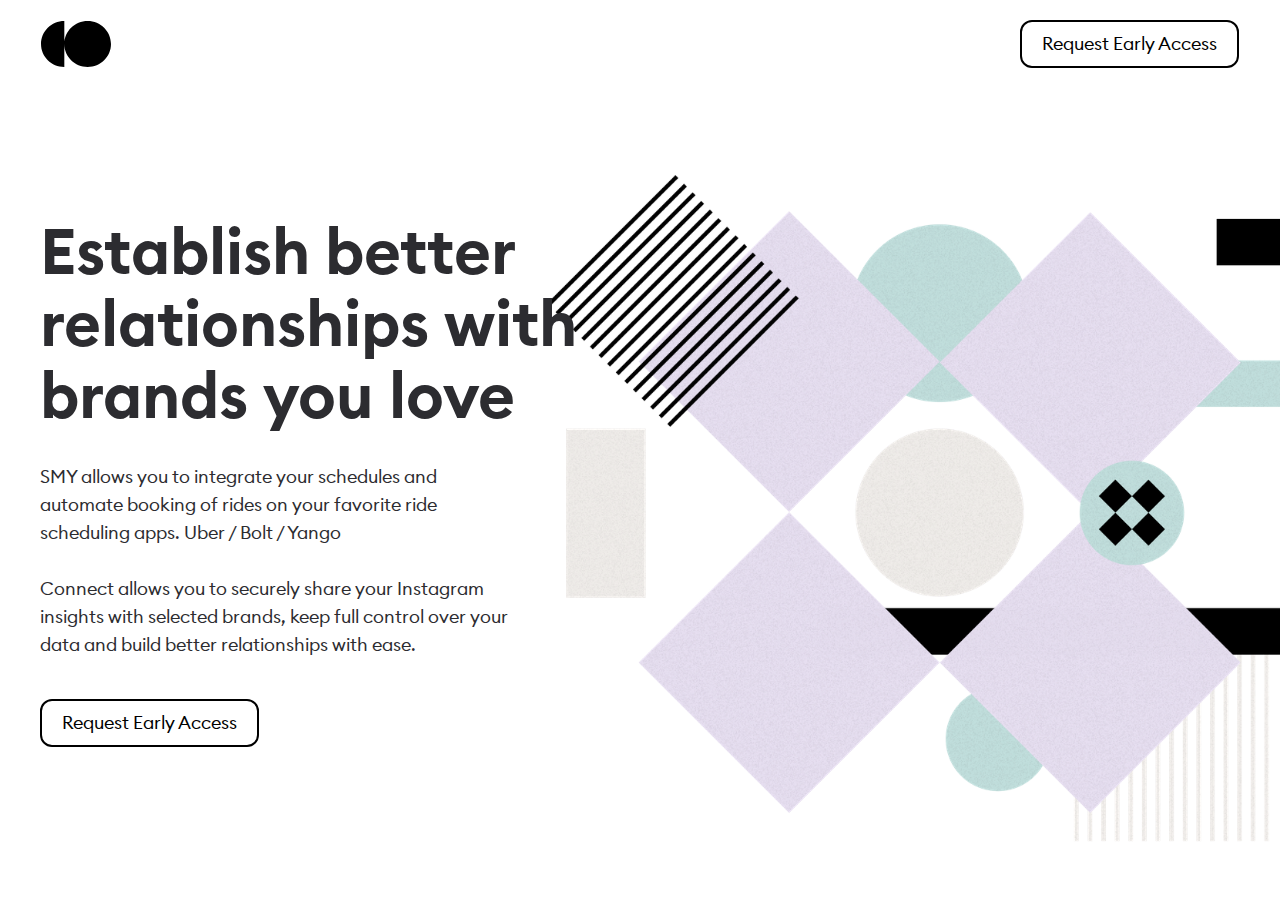
<file: home-black.html>
<!DOCTYPE html><!--  This site was created in Webflow. http://www.webflow.com  -->
<!--  Last Published: Sat Feb 05 2022 02:11:35 GMT+0000 (Coordinated Universal Time)  -->
<html data-wf-page="61fd7c14121ae5edd9cc49f1" data-wf-site="61fc5e13663b9b50d6abbddf">
<head>
  <meta charset="utf-8">
  <title>Home Black</title>
  <meta content="Home Black" property="og:title">
  <meta content="Home Black" property="twitter:title">
  <meta content="width=device-width, initial-scale=1" name="viewport">
  <meta content="Webflow" name="generator">
  <link href="css/normalize.css" rel="stylesheet" type="text/css">
  <link href="css/webflow.css" rel="stylesheet" type="text/css">
  <link href="css/ride-scheduling-vp.webflow.css" rel="stylesheet" type="text/css">
  <!-- [if lt IE 9]><script src="https://cdnjs.cloudflare.com/ajax/libs/html5shiv/3.7.3/html5shiv.min.js" type="text/javascript"></script><![endif] -->
  <script type="text/javascript">!function(o,c){var n=c.documentElement,t=" w-mod-";n.className+=t+"js",("ontouchstart"in o||o.DocumentTouch&&c instanceof DocumentTouch)&&(n.className+=t+"touch")}(window,document);</script>
  <link href="images/favicon.png" rel="shortcut icon" type="image/x-icon">
  <link href="images/webclip.png" rel="apple-touch-icon"><!--  Facebook Pixel Code  -->
  <script>
!function(f,b,e,v,n,t,s)
{if(f.fbq)return;n=f.fbq=function(){n.callMethod?
n.callMethod.apply(n,arguments):n.queue.push(arguments)};
if(!f._fbq)f._fbq=n;n.push=n;n.loaded=!0;n.version='2.0';
n.queue=[];t=b.createElement(e);t.async=!0;
t.src=v;s=b.getElementsByTagName(e)[0];
s.parentNode.insertBefore(t,s)}(window, document,'script',
'https://connect.facebook.net/en_US/fbevents.js');
fbq('init', '400353564720457');
fbq('track', 'PageView');
</script>
  <noscript><img height="1" width="1" style="display:none" src="https://www.facebook.com/tr?id=400353564720457&ev=PageView&noscript=1"></noscript>
  <!--  End Facebook Pixel Code  -->
  <meta name="facebook-domain-verification" content="vvhlsl4x5p9chv6cbabn0jsnm4pxyt">
</head>
<body>
  <div class="wf-section">
    <div class="navbar">
      <div class="navbar_container"><img src="images/smy-icon.svg" loading="lazy" width="70" alt="" class="nav_logo">
        <a href="#" class="button nav hide-on-mobile w-button">Request Early Access</a>
      </div>
    </div>
  </div>
  <div data-w-id="8ea9c11a-fc1c-139a-b4ce-89b875105e59" class="section hero wf-section">
    <div class="container">
      <div class="hero_wrap">
        <div class="hero_text-wrap">
          <div class="overflow-hidden">
            <h1 class="h1"><span class="inline">Establish</span> <span class="inline">better</span> <span class="inline">relationships</span> <span class="inline">with</span> <span class="inline">brands</span> <span class="inline">you love</span></h1>
          </div>
          <div class="paragraph hero">SMY allows you to integrate your schedules and automate booking of rides on your favorite ride scheduling apps. Uber / Bolt / Yango <br><br>Connect allows you to securely share your Instagram insights with selected brands, keep full control over your data and build better relationships with ease.</div>
          <a href="#" class="button nav hide-on-mobile w-button">Request Early Access</a>
          <div class="w-form">
            <form id="wf-form-Hero-Form" name="wf-form-Hero-Form" data-name="Hero Form" method="get" class="hero-form"><input type="email" class="form-field w-input" maxlength="256" name="email" data-name="Email" placeholder="Your email" id="email" required=""><input type="submit" value="Request Early Access" data-wait="Please wait..." class="button black form w-button"></form>
            <div class="success-message w-form-done">
              <div>Thank you! You&#x27;re on the waitlist. We’ll let you know when Social Connect is publicly available.</div>
            </div>
            <div class="error-message w-form-fail">
              <div class="error-text">Please enter a valid email address.</div>
            </div>
          </div>
        </div>
      </div>
    </div><img src="images/HeroImage-Mobile.png" loading="eager" style="-webkit-transform:translate3d(0, 48px, 0) scale3d(1, 1, 1) rotateX(0) rotateY(0) rotateZ(0) skew(0, 0);-moz-transform:translate3d(0, 48px, 0) scale3d(1, 1, 1) rotateX(0) rotateY(0) rotateZ(0) skew(0, 0);-ms-transform:translate3d(0, 48px, 0) scale3d(1, 1, 1) rotateX(0) rotateY(0) rotateZ(0) skew(0, 0);transform:translate3d(0, 48px, 0) scale3d(1, 1, 1) rotateX(0) rotateY(0) rotateZ(0) skew(0, 0);opacity:0" data-w-id="8ea9c11a-fc1c-139a-b4ce-89b875105e81" srcset="images/HeroImage-Mobile-p-500.png 500w, images/HeroImage-Mobile-p-800.png 800w, images/HeroImage-Mobile-p-1080.png 1080w, images/HeroImage-Mobile-p-1600.png 1600w, images/HeroImage-Mobile.png 1656w" sizes="100vw" alt="Image of a hand holding an iPhone with the Social Connect app open" class="hero_mobile-image">
    <div class="hero_illustration">
      <div class="container large absolute"><img src="images/Group-4.png" loading="eager" sizes="100vw" srcset="images/Group-4.png 500w, images/Group-4.png 800w, images/Group-4.png 1080w, images/Group-4.png 1551w" alt="Schedule with Snapshot" class="illustration _4"><img src="images/1.png" loading="eager" sizes="(max-width: 767px) 100vw, (max-width: 991px) 58vw, (max-width: 1439px) 65vw, 875px" srcset="images/1-p-500.png 500w, images/1-p-1080.png 1080w, images/1.png 1752w" alt="" class="illustration _3"><img src="images/2.png" loading="eager" sizes="(max-width: 767px) 100vw, (max-width: 991px) 58vw, (max-width: 1439px) 65vw, 875px" srcset="images/2-p-500.png 500w, images/2-p-800.png 800w, images/2-p-1080.png 1080w, images/2.png 1752w" alt="" class="illustration _2"><img src="images/3.png" loading="eager" sizes="(max-width: 767px) 100vw, (max-width: 991px) 58vw, (max-width: 1439px) 65vw, 875px" srcset="images/3-p-500.png 500w, images/3-p-800.png 800w, images/3-p-1080.png 1080w, images/3.png 1752w" alt="" class="illustration _1"></div>
    </div>
    <div class="loader">
      <div data-w-id="8ea9c11a-fc1c-139a-b4ce-89b875105e89" data-animation-type="lottie" data-src="documents/loader.json" data-loop="1" data-direction="1" data-autoplay="1" data-is-ix2-target="0" data-renderer="svg" data-default-duration="2.9696361820138772" data-duration="0" class="lottie"></div>
    </div>
  </div>
  <script src="https://d3e54v103j8qbb.cloudfront.net/js/jquery-3.5.1.min.dc5e7f18c8.js?site=61fc5e13663b9b50d6abbddf" type="text/javascript" integrity="sha256-9/aliU8dGd2tb6OSsuzixeV4y/faTqgFtohetphbbj0=" crossorigin="anonymous"></script>
  <script src="js/webflow.js" type="text/javascript"></script>
  <!-- [if lte IE 9]><script src="https://cdnjs.cloudflare.com/ajax/libs/placeholders/3.0.2/placeholders.min.js"></script><![endif] -->
</body>
</html>
</file>
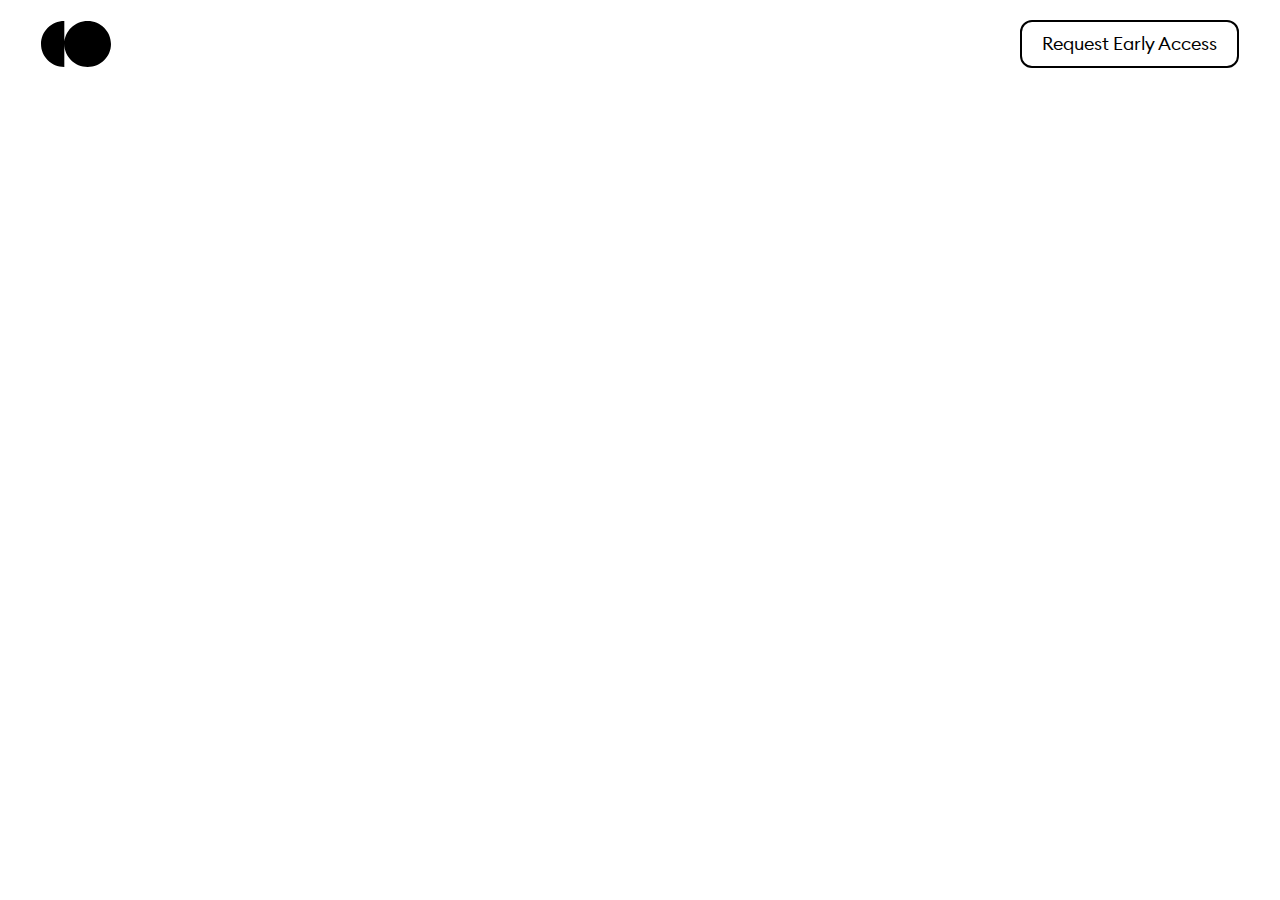
<file: legal/privacy-policy.html>
<!DOCTYPE html><!--  This site was created in Webflow. http://www.webflow.com  -->
<!--  Last Published: Sat Feb 05 2022 02:11:35 GMT+0000 (Coordinated Universal Time)  -->
<html data-wf-page="61fc5e13663b9b3badabbde8" data-wf-site="61fc5e13663b9b50d6abbddf">
<head>
  <meta charset="utf-8">
  <title>Bolt Scheduling VP Test</title>
  <meta content="width=device-width, initial-scale=1" name="viewport">
  <meta content="Webflow" name="generator">
  <link href="../css/normalize.css" rel="stylesheet" type="text/css">
  <link href="../css/webflow.css" rel="stylesheet" type="text/css">
  <link href="../css/ride-scheduling-vp.webflow.css" rel="stylesheet" type="text/css">
  <!-- [if lt IE 9]><script src="https://cdnjs.cloudflare.com/ajax/libs/html5shiv/3.7.3/html5shiv.min.js" type="text/javascript"></script><![endif] -->
  <script type="text/javascript">!function(o,c){var n=c.documentElement,t=" w-mod-";n.className+=t+"js",("ontouchstart"in o||o.DocumentTouch&&c instanceof DocumentTouch)&&(n.className+=t+"touch")}(window,document);</script>
  <link href="../images/favicon.png" rel="shortcut icon" type="image/x-icon">
  <link href="../images/webclip.png" rel="apple-touch-icon"><!--  Facebook Pixel Code  -->
  <script>
!function(f,b,e,v,n,t,s)
{if(f.fbq)return;n=f.fbq=function(){n.callMethod?
n.callMethod.apply(n,arguments):n.queue.push(arguments)};
if(!f._fbq)f._fbq=n;n.push=n;n.loaded=!0;n.version='2.0';
n.queue=[];t=b.createElement(e);t.async=!0;
t.src=v;s=b.getElementsByTagName(e)[0];
s.parentNode.insertBefore(t,s)}(window, document,'script',
'https://connect.facebook.net/en_US/fbevents.js');
fbq('init', '400353564720457');
fbq('track', 'PageView');
</script>
  <noscript><img height="1" width="1" style="display:none" src="https://www.facebook.com/tr?id=400353564720457&ev=PageView&noscript=1"></noscript>
  <!--  End Facebook Pixel Code  -->
  <meta name="facebook-domain-verification" content="vvhlsl4x5p9chv6cbabn0jsnm4pxyt">
</head>
<body>
  <div class="navbar">
    <div class="navbar_container"><img src="../images/smy-icon.svg" loading="lazy" width="70" alt="" class="nav_logo">
      <a href="https://schedulemyride.me/ra.html" class="button nav hide-on-mobile w-button">Request Early Access</a>
      <link rel="prefetch" href="https://schedulemyride.me/ra.html">
    </div>
  </div>
  <div class="section wf-section">
    <div class="container margin-l">
      <div class="w-layout-grid grid">
        <div class="tabs-wrapper">
          <a href="../legal/terms-of-service.html" data-w-id="20c1b01e-7284-8986-6214-da33a827c995" class="tab-link">Terms of Service</a>
          <a href="../legal/privacy-policy.html" data-w-id="f668db2f-8dbf-e749-a0a0-a1d3c54b932c" aria-current="page" class="tab-link w--current">Privacy Policy</a>
        </div>
        <div class="legal-text-wrapper">
          <h1 class="margin-40">Privacy Policy</h1>
          <div class="w-richtext">
            <p>Last modified: 09.06.2021<br></p>
            <h3><strong>1. General</strong></h3>
            <p>Lorem ipsum dolor sit amet, consectetur adipiscing elit. Nibh pulvinar lectus ornare leo. Adipiscing ornare pellentesque aenean non. Dui venenatis, urna enim viverra non malesuada malesuada auctor. Id rhoncus, consequat amet adipiscing scelerisque suspendisse vulputate. Nunc duis viverra felis nec urna. Sed neque nisi nisi fusce felis, pellentesque arcu adipiscing eget. Nulla eu, faucibus in mollis. Magna pellentesque nam donec nulla elit. Non lacus in egestas pulvinar aliquam faucibus faucibus vitae lorem. Ac commodo pellentesque nec placerat erat massa, ipsum. Habitasse in non donec adipiscing ut. Maecenas urna, nec vulputate ut ac adipiscing. Massa ornare dictum ac massa neque pellentesque volutpat eget. Euismod consequat interdum vitae nibh dolor cursus.<br><br>Adipiscing est mauris tortor cras magna nunc. Sit imperdiet pretium tempor eleifend. Suspendisse rhoncus tincidunt amet venenatis magna blandit dignissim egestas ante. Amet lectus at hac pellentesque mauris. Fermentum in sed dictum a quis egestas. Urna a, feugiat commodo, nunc nibh. At ut gravida lacinia amet. Sit eu congue a curabitur feugiat adipiscing quisque pretium. Nibh id ut sit mauris dui diam tincidunt cras. Nisl a dolor, quis sit nisl sit justo. Habitant cursus mi et sagittis egestas blandit elementum sed. Aenean vel sagittis, quis quis euismod. Sed elit elementum habitant turpis ultrices nunc in sit.<br><br>Sit aliquam adipiscing ornare venenatis viverra nulla pellentesque elit placerat. Adipiscing pellentesque proin nullam augue risus. Pharetra, egestas viverra enim massa senectus imperdiet quis massa venenatis. Elit mattis placerat placerat purus dolor integer dictumst sit. Non sollicitudin gravida nunc faucibus cursus sit. In maecenas libero aliquet enim et. Vulputate viverra pellentesque pellentesque aliquet.</p>
            <p>‍</p>
            <p><br></p>
          </div>
        </div>
      </div>
    </div>
  </div>
  <div id="Footer" data-w-id="957d9385-2e79-1f55-e3ff-38f8b5aa4f21" class="section footer wf-section">
    <div class="container">
      <div class="footer-wrap">
        <div class="footer_cta">
          <h2 class="h2">Get early access</h2>
          <div class="footer-text">Enter your email below and you’ll be the first to know when Social Connect launches.</div>
          <div class="form-block w-form">
            <form id="wf-form-Footer-Form" name="wf-form-Footer-Form" data-name="Footer Form" method="get" class="hero-form"><input type="email" class="form-field white w-input" maxlength="256" name="Footer-Email-2" data-name="Footer Email 2" placeholder="Your email" id="Footer-Email-2" required=""><input type="submit" value="Request Early Access" data-wait="Please wait..." class="button black form w-button"></form>
            <div class="success-message w-form-done">
              <div>Thank you! You&#x27;re on the waitlist. We’ll let you know when Social Connect is publicly available.</div>
            </div>
            <div class="w-form-fail">
              <div class="error-text">Please enter a valid email address.</div>
            </div>
          </div>
        </div>
        <div class="line"></div>
        <div class="fotter_bottom-wrap">
          <div class="small margin-bottom-16">© 2021 Schedule My Ride</div>
          <div class="footer-flex">
            <a href="../legal/terms-of-service.html" class="small right">Terms of Service</a>
            <a href="../legal/privacy-policy.html" aria-current="page" class="small right w--current">Privacy Policy</a>
          </div>
        </div>
      </div>
    </div>
  </div>
  <script src="https://d3e54v103j8qbb.cloudfront.net/js/jquery-3.5.1.min.dc5e7f18c8.js?site=61fc5e13663b9b50d6abbddf" type="text/javascript" integrity="sha256-9/aliU8dGd2tb6OSsuzixeV4y/faTqgFtohetphbbj0=" crossorigin="anonymous"></script>
  <script src="../js/webflow.js" type="text/javascript"></script>
  <!-- [if lte IE 9]><script src="https://cdnjs.cloudflare.com/ajax/libs/placeholders/3.0.2/placeholders.min.js"></script><![endif] -->
</body>
</html>
</file>
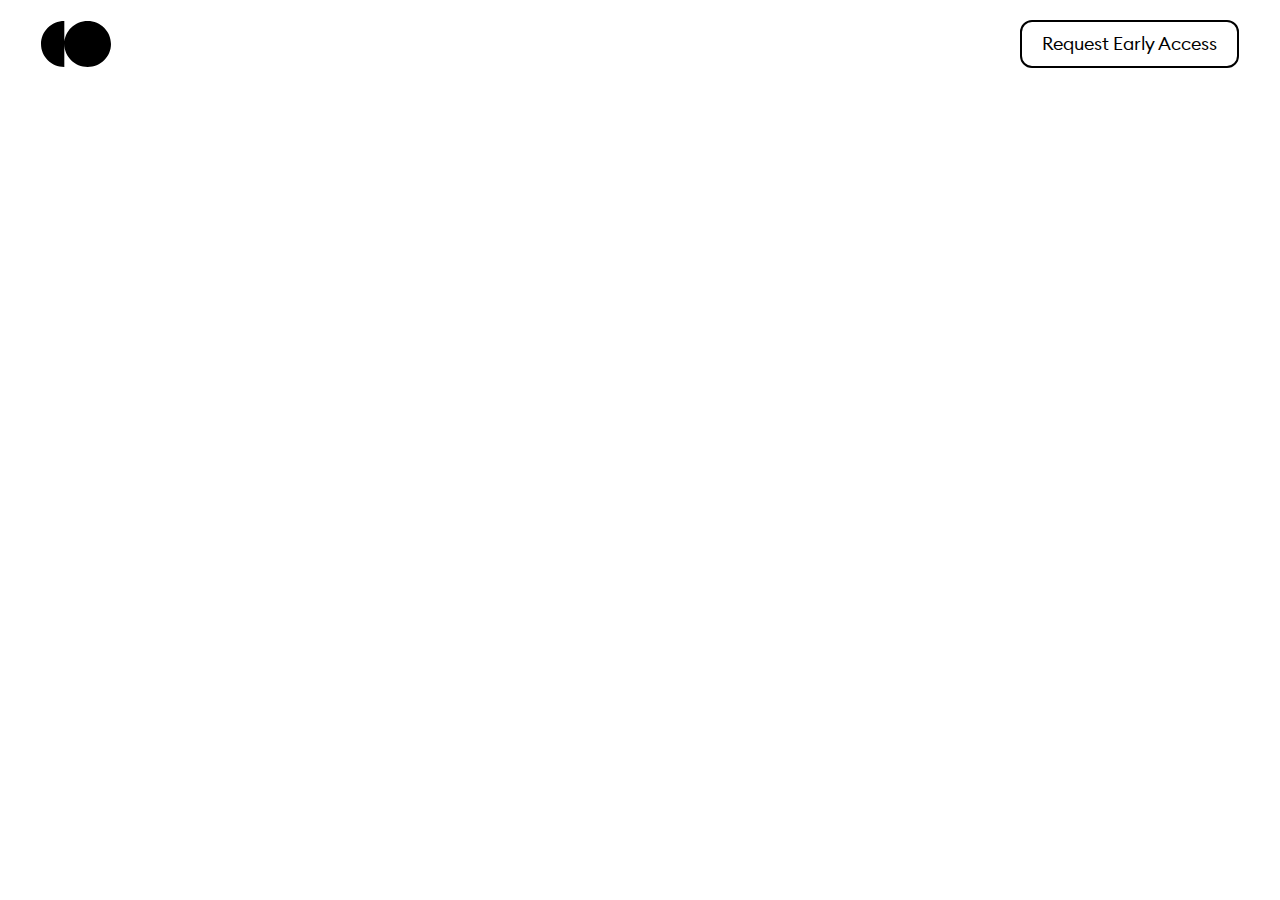
<file: legal/terms-of-service.html>
<!DOCTYPE html><!--  This site was created in Webflow. http://www.webflow.com  -->
<!--  Last Published: Sat Feb 05 2022 02:11:35 GMT+0000 (Coordinated Universal Time)  -->
<html data-wf-page="61fc5e13663b9b60deabbde9" data-wf-site="61fc5e13663b9b50d6abbddf">
<head>
  <meta charset="utf-8">
  <title>Bolt Scheduling VP Test</title>
  <meta content="width=device-width, initial-scale=1" name="viewport">
  <meta content="Webflow" name="generator">
  <link href="../css/normalize.css" rel="stylesheet" type="text/css">
  <link href="../css/webflow.css" rel="stylesheet" type="text/css">
  <link href="../css/ride-scheduling-vp.webflow.css" rel="stylesheet" type="text/css">
  <!-- [if lt IE 9]><script src="https://cdnjs.cloudflare.com/ajax/libs/html5shiv/3.7.3/html5shiv.min.js" type="text/javascript"></script><![endif] -->
  <script type="text/javascript">!function(o,c){var n=c.documentElement,t=" w-mod-";n.className+=t+"js",("ontouchstart"in o||o.DocumentTouch&&c instanceof DocumentTouch)&&(n.className+=t+"touch")}(window,document);</script>
  <link href="../images/favicon.png" rel="shortcut icon" type="image/x-icon">
  <link href="../images/webclip.png" rel="apple-touch-icon"><!--  Facebook Pixel Code  -->
  <script>
!function(f,b,e,v,n,t,s)
{if(f.fbq)return;n=f.fbq=function(){n.callMethod?
n.callMethod.apply(n,arguments):n.queue.push(arguments)};
if(!f._fbq)f._fbq=n;n.push=n;n.loaded=!0;n.version='2.0';
n.queue=[];t=b.createElement(e);t.async=!0;
t.src=v;s=b.getElementsByTagName(e)[0];
s.parentNode.insertBefore(t,s)}(window, document,'script',
'https://connect.facebook.net/en_US/fbevents.js');
fbq('init', '400353564720457');
fbq('track', 'PageView');
</script>
  <noscript><img height="1" width="1" style="display:none" src="https://www.facebook.com/tr?id=400353564720457&ev=PageView&noscript=1"></noscript>
  <!--  End Facebook Pixel Code  -->
  <meta name="facebook-domain-verification" content="vvhlsl4x5p9chv6cbabn0jsnm4pxyt">
</head>
<body>
  <div class="navbar">
    <div class="navbar_container"><img src="../images/smy-icon.svg" loading="lazy" width="70" alt="" class="nav_logo">
      <a href="https://schedulemyride.me/ra.html" class="button nav hide-on-mobile w-button">Request Early Access</a>
      <link rel="prefetch" href="https://schedulemyride.me/ra.html">
    </div>
  </div>
  <div class="section margin-top-76 wf-section">
    <div class="container margin-l">
      <div class="w-layout-grid grid">
        <div class="tabs-wrapper">
          <a href="../legal/terms-of-service.html" data-w-id="20c1b01e-7284-8986-6214-da33a827c995" aria-current="page" class="tab-link w--current">Terms of Service</a>
          <a href="../legal/privacy-policy.html" data-w-id="f668db2f-8dbf-e749-a0a0-a1d3c54b932c" class="tab-link">Privacy Policy</a>
        </div>
        <div class="legal-text-wrapper">
          <h1 class="margin-40">Terms of Service</h1>
          <div class="w-richtext">
            <p>Last modified: 09.06.2021<br></p>
            <h3><strong>1. General</strong></h3>
            <p>Lorem ipsum dolor sit amet, consectetur adipiscing elit. Nibh pulvinar lectus ornare leo. Adipiscing ornare pellentesque aenean non. Dui venenatis, urna enim viverra non malesuada malesuada auctor. Id rhoncus, consequat amet adipiscing scelerisque suspendisse vulputate. Nunc duis viverra felis nec urna. Sed neque nisi nisi fusce felis, pellentesque arcu adipiscing eget. Nulla eu, faucibus in mollis. Magna pellentesque nam donec nulla elit. Non lacus in egestas pulvinar aliquam faucibus faucibus vitae lorem. Ac commodo pellentesque nec placerat erat massa, ipsum. Habitasse in non donec adipiscing ut. Maecenas urna, nec vulputate ut ac adipiscing. Massa ornare dictum ac massa neque pellentesque volutpat eget. Euismod consequat interdum vitae nibh dolor cursus.<br><br>Adipiscing est mauris tortor cras magna nunc. Sit imperdiet pretium tempor eleifend. Suspendisse rhoncus tincidunt amet venenatis magna blandit dignissim egestas ante. Amet lectus at hac pellentesque mauris. Fermentum in sed dictum a quis egestas. Urna a, feugiat commodo, nunc nibh. At ut gravida lacinia amet. Sit eu congue a curabitur feugiat adipiscing quisque pretium. Nibh id ut sit mauris dui diam tincidunt cras. Nisl a dolor, quis sit nisl sit justo. Habitant cursus mi et sagittis egestas blandit elementum sed. Aenean vel sagittis, quis quis euismod. Sed elit elementum habitant turpis ultrices nunc in sit.<br><br>Sit aliquam adipiscing ornare venenatis viverra nulla pellentesque elit placerat. Adipiscing pellentesque proin nullam augue risus. Pharetra, egestas viverra enim massa senectus imperdiet quis massa venenatis. Elit mattis placerat placerat purus dolor integer dictumst sit. Non sollicitudin gravida nunc faucibus cursus sit. In maecenas libero aliquet enim et. Vulputate viverra pellentesque pellentesque aliquet.</p>
          </div>
        </div>
      </div>
    </div>
  </div>
  <div id="Footer" data-w-id="957d9385-2e79-1f55-e3ff-38f8b5aa4f21" class="section footer wf-section">
    <div class="container">
      <div class="footer-wrap">
        <div class="footer_cta">
          <h2 class="h2">Get early access</h2>
          <div class="footer-text">Enter your email below and you’ll be the first to know when Social Connect launches.</div>
          <div class="form-block w-form">
            <form id="wf-form-Footer-Form" name="wf-form-Footer-Form" data-name="Footer Form" method="get" class="hero-form"><input type="email" class="form-field white w-input" maxlength="256" name="Footer-Email-2" data-name="Footer Email 2" placeholder="Your email" id="Footer-Email-2" required=""><input type="submit" value="Request Early Access" data-wait="Please wait..." class="button black form w-button"></form>
            <div class="success-message w-form-done">
              <div>Thank you! You&#x27;re on the waitlist. We’ll let you know when Social Connect is publicly available.</div>
            </div>
            <div class="w-form-fail">
              <div class="error-text">Please enter a valid email address.</div>
            </div>
          </div>
        </div>
        <div class="line"></div>
        <div class="fotter_bottom-wrap">
          <div class="small margin-bottom-16">© 2021 Schedule My Ride</div>
          <div class="footer-flex">
            <a href="../legal/terms-of-service.html" aria-current="page" class="small right w--current">Terms of Service</a>
            <a href="../legal/privacy-policy.html" class="small right">Privacy Policy</a>
          </div>
        </div>
      </div>
    </div>
  </div>
  <script src="https://d3e54v103j8qbb.cloudfront.net/js/jquery-3.5.1.min.dc5e7f18c8.js?site=61fc5e13663b9b50d6abbddf" type="text/javascript" integrity="sha256-9/aliU8dGd2tb6OSsuzixeV4y/faTqgFtohetphbbj0=" crossorigin="anonymous"></script>
  <script src="../js/webflow.js" type="text/javascript"></script>
  <!-- [if lte IE 9]><script src="https://cdnjs.cloudflare.com/ajax/libs/placeholders/3.0.2/placeholders.min.js"></script><![endif] -->
</body>
</html>
</file>
<file: css/webflow.css>
@font-face {
  font-family: 'webflow-icons';
  src: url("[data-uri]") format('truetype');
  font-weight: normal;
  font-style: normal;
}
[class^="w-icon-"],
[class*=" w-icon-"] {
  /* use !important to prevent issues with browser extensions that change fonts */
  font-family: 'webflow-icons' !important;
  speak: none;
  font-style: normal;
  font-weight: normal;
  font-variant: normal;
  text-transform: none;
  line-height: 1;
  /* Better Font Rendering =========== */
  -webkit-font-smoothing: antialiased;
  -moz-osx-font-smoothing: grayscale;
}
.w-icon-slider-right:before {
  content: "\e600";
}
.w-icon-slider-left:before {
  content: "\e601";
}
.w-icon-nav-menu:before {
  content: "\e602";
}
.w-icon-arrow-down:before,
.w-icon-dropdown-toggle:before {
  content: "\e603";
}
.w-icon-file-upload-remove:before {
  content: "\e900";
}
.w-icon-file-upload-icon:before {
  content: "\e903";
}
* {
  -webkit-box-sizing: border-box;
  -moz-box-sizing: border-box;
  box-sizing: border-box;
}
html {
  height: 100%;
}
body {
  margin: 0;
  min-height: 100%;
  background-color: #fff;
  font-family: Arial, sans-serif;
  font-size: 14px;
  line-height: 20px;
  color: #333;
}
img {
  max-width: 100%;
  vertical-align: middle;
  display: inline-block;
}
html.w-mod-touch * {
  background-attachment: scroll !important;
}
.w-block {
  display: block;
}
.w-inline-block {
  max-width: 100%;
  display: inline-block;
}
.w-clearfix:before,
.w-clearfix:after {
  content: " ";
  display: table;
  grid-column-start: 1;
  grid-row-start: 1;
  grid-column-end: 2;
  grid-row-end: 2;
}
.w-clearfix:after {
  clear: both;
}
.w-hidden {
  display: none;
}
.w-button {
  display: inline-block;
  padding: 9px 15px;
  background-color: #3898EC;
  color: white;
  border: 0;
  line-height: inherit;
  text-decoration: none;
  cursor: pointer;
  border-radius: 0;
}
input.w-button {
  -webkit-appearance: button;
}
html[data-w-dynpage] [data-w-cloak] {
  color: transparent !important;
}
.w-webflow-badge,
.w-webflow-badge * {
  position: static;
  left: auto;
  top: auto;
  right: auto;
  bottom: auto;
  z-index: auto;
  display: block;
  visibility: visible;
  overflow: visible;
  overflow-x: visible;
  overflow-y: visible;
  box-sizing: border-box;
  width: auto;
  height: auto;
  max-height: none;
  max-width: none;
  min-height: 0;
  min-width: 0;
  margin: 0;
  padding: 0;
  float: none;
  clear: none;
  border: 0 none transparent;
  border-radius: 0;
  background: none;
  background-image: none;
  background-position: 0% 0%;
  background-size: auto auto;
  background-repeat: repeat;
  background-origin: padding-box;
  background-clip: border-box;
  background-attachment: scroll;
  background-color: transparent;
  box-shadow: none;
  opacity: 1.0;
  transform: none;
  transition: none;
  direction: ltr;
  font-family: inherit;
  font-weight: inherit;
  color: inherit;
  font-size: inherit;
  line-height: inherit;
  font-style: inherit;
  font-variant: inherit;
  text-align: inherit;
  letter-spacing: inherit;
  text-decoration: inherit;
  text-indent: 0;
  text-transform: inherit;
  list-style-type: disc;
  text-shadow: none;
  font-smoothing: auto;
  vertical-align: baseline;
  cursor: inherit;
  white-space: inherit;
  word-break: normal;
  word-spacing: normal;
  word-wrap: normal;
}
.w-webflow-badge {
  position: fixed !important;
  display: inline-block !important;
  visibility: visible !important;
  opacity: 1 !important;
  z-index: 2147483647 !important;
  top: auto !important;
  right: 12px !important;
  bottom: 12px !important;
  left: auto !important;
  color: #AAADB0 !important;
  background-color: #fff !important;
  border-radius: 3px !important;
  padding: 6px 8px 6px 6px !important;
  font-size: 12px !important;
  opacity: 1.0 !important;
  line-height: 14px !important;
  text-decoration: none !important;
  transform: none !important;
  margin: 0 !important;
  width: auto !important;
  height: auto !important;
  overflow: visible !important;
  white-space: nowrap;
  box-shadow: 0 0 0 1px rgba(0, 0, 0, 0.1), 0px 1px 3px rgba(0, 0, 0, 0.1);
  cursor: pointer;
}
.w-webflow-badge > img {
  display: inline-block !important;
  visibility: visible !important;
  opacity: 1 !important;
  vertical-align: middle !important;
}
h1,
h2,
h3,
h4,
h5,
h6 {
  font-weight: bold;
  margin-bottom: 10px;
}
h1 {
  font-size: 38px;
  line-height: 44px;
  margin-top: 20px;
}
h2 {
  font-size: 32px;
  line-height: 36px;
  margin-top: 20px;
}
h3 {
  font-size: 24px;
  line-height: 30px;
  margin-top: 20px;
}
h4 {
  font-size: 18px;
  line-height: 24px;
  margin-top: 10px;
}
h5 {
  font-size: 14px;
  line-height: 20px;
  margin-top: 10px;
}
h6 {
  font-size: 12px;
  line-height: 18px;
  margin-top: 10px;
}
p {
  margin-top: 0;
  margin-bottom: 10px;
}
blockquote {
  margin: 0 0 10px 0;
  padding: 10px 20px;
  border-left: 5px solid #E2E2E2;
  font-size: 18px;
  line-height: 22px;
}
figure {
  margin: 0;
  margin-bottom: 10px;
}
figcaption {
  margin-top: 5px;
  text-align: center;
}
ul,
ol {
  margin-top: 0px;
  margin-bottom: 10px;
  padding-left: 40px;
}
.w-list-unstyled {
  padding-left: 0;
  list-style: none;
}
.w-embed:before,
.w-embed:after {
  content: " ";
  display: table;
  grid-column-start: 1;
  grid-row-start: 1;
  grid-column-end: 2;
  grid-row-end: 2;
}
.w-embed:after {
  clear: both;
}
.w-video {
  width: 100%;
  position: relative;
  padding: 0;
}
.w-video iframe,
.w-video object,
.w-video embed {
  position: absolute;
  top: 0;
  left: 0;
  width: 100%;
  height: 100%;
}
fieldset {
  padding: 0;
  margin: 0;
  border: 0;
}
button,
html input[type='button'],
input[type='reset'] {
  border: 0;
  cursor: pointer;
  -webkit-appearance: button;
}
.w-form {
  margin: 0 0 15px;
}
.w-form-done {
  display: none;
  padding: 20px;
  text-align: center;
  background-color: #dddddd;
}
.w-form-fail {
  display: none;
  margin-top: 10px;
  padding: 10px;
  background-color: #ffdede;
}
label {
  display: block;
  margin-bottom: 5px;
  font-weight: bold;
}
.w-input,
.w-select {
  display: block;
  width: 100%;
  height: 38px;
  padding: 8px 12px;
  margin-bottom: 10px;
  font-size: 14px;
  line-height: 1.428571429;
  color: #333333;
  vertical-align: middle;
  background-color: #ffffff;
  border: 1px solid #cccccc;
}
.w-input:-moz-placeholder,
.w-select:-moz-placeholder {
  color: #999;
}
.w-input::-moz-placeholder,
.w-select::-moz-placeholder {
  color: #999;
  opacity: 1;
}
.w-input:-ms-input-placeholder,
.w-select:-ms-input-placeholder {
  color: #999;
}
.w-input::-webkit-input-placeholder,
.w-select::-webkit-input-placeholder {
  color: #999;
}
.w-input:focus,
.w-select:focus {
  border-color: #3898EC;
  outline: 0;
}
.w-input[disabled],
.w-select[disabled],
.w-input[readonly],
.w-select[readonly],
fieldset[disabled] .w-input,
fieldset[disabled] .w-select {
  cursor: not-allowed;
  background-color: #eeeeee;
}
textarea.w-input,
textarea.w-select {
  height: auto;
}
.w-select {
  background-color: #f3f3f3;
}
.w-select[multiple] {
  height: auto;
}
.w-form-label {
  display: inline-block;
  cursor: pointer;
  font-weight: normal;
  margin-bottom: 0px;
}
.w-radio {
  display: block;
  margin-bottom: 5px;
  padding-left: 20px;
}
.w-radio:before,
.w-radio:after {
  content: " ";
  display: table;
  grid-column-start: 1;
  grid-row-start: 1;
  grid-column-end: 2;
  grid-row-end: 2;
}
.w-radio:after {
  clear: both;
}
.w-radio-input {
  margin: 4px 0 0;
  margin-top: 1px \9;
  line-height: normal;
  float: left;
  margin-left: -20px;
}
.w-radio-input {
  margin-top: 3px;
}
.w-file-upload {
  display: block;
  margin-bottom: 10px;
}
.w-file-upload-input {
  width: 0.1px;
  height: 0.1px;
  opacity: 0;
  overflow: hidden;
  position: absolute;
  z-index: -100;
}
.w-file-upload-default,
.w-file-upload-uploading,
.w-file-upload-success {
  display: inline-block;
  color: #333333;
}
.w-file-upload-error {
  display: block;
  margin-top: 10px;
}
.w-file-upload-default.w-hidden,
.w-file-upload-uploading.w-hidden,
.w-file-upload-error.w-hidden,
.w-file-upload-success.w-hidden {
  display: none;
}
.w-file-upload-uploading-btn {
  display: flex;
  font-size: 14px;
  font-weight: normal;
  cursor: pointer;
  margin: 0;
  padding: 8px 12px;
  border: 1px solid #cccccc;
  background-color: #fafafa;
}
.w-file-upload-file {
  display: flex;
  flex-grow: 1;
  justify-content: space-between;
  margin: 0;
  padding: 8px 9px 8px 11px;
  border: 1px solid #cccccc;
  background-color: #fafafa;
}
.w-file-upload-file-name {
  font-size: 14px;
  font-weight: normal;
  display: block;
}
.w-file-remove-link {
  margin-top: 3px;
  margin-left: 10px;
  width: auto;
  height: auto;
  padding: 3px;
  display: block;
  cursor: pointer;
}
.w-icon-file-upload-remove {
  margin: auto;
  font-size: 10px;
}
.w-file-upload-error-msg {
  display: inline-block;
  color: #ea384c;
  padding: 2px 0;
}
.w-file-upload-info {
  display: inline-block;
  line-height: 38px;
  padding: 0 12px;
}
.w-file-upload-label {
  display: inline-block;
  font-size: 14px;
  font-weight: normal;
  cursor: pointer;
  margin: 0;
  padding: 8px 12px;
  border: 1px solid #cccccc;
  background-color: #fafafa;
}
.w-icon-file-upload-icon,
.w-icon-file-upload-uploading {
  display: inline-block;
  margin-right: 8px;
  width: 20px;
}
.w-icon-file-upload-uploading {
  height: 20px;
}
.w-container {
  margin-left: auto;
  margin-right: auto;
  max-width: 940px;
}
.w-container:before,
.w-container:after {
  content: " ";
  display: table;
  grid-column-start: 1;
  grid-row-start: 1;
  grid-column-end: 2;
  grid-row-end: 2;
}
.w-container:after {
  clear: both;
}
.w-container .w-row {
  margin-left: -10px;
  margin-right: -10px;
}
.w-row:before,
.w-row:after {
  content: " ";
  display: table;
  grid-column-start: 1;
  grid-row-start: 1;
  grid-column-end: 2;
  grid-row-end: 2;
}
.w-row:after {
  clear: both;
}
.w-row .w-row {
  margin-left: 0;
  margin-right: 0;
}
.w-col {
  position: relative;
  float: left;
  width: 100%;
  min-height: 1px;
  padding-left: 10px;
  padding-right: 10px;
}
.w-col .w-col {
  padding-left: 0;
  padding-right: 0;
}
.w-col-1 {
  width: 8.33333333%;
}
.w-col-2 {
  width: 16.66666667%;
}
.w-col-3 {
  width: 25%;
}
.w-col-4 {
  width: 33.33333333%;
}
.w-col-5 {
  width: 41.66666667%;
}
.w-col-6 {
  width: 50%;
}
.w-col-7 {
  width: 58.33333333%;
}
.w-col-8 {
  width: 66.66666667%;
}
.w-col-9 {
  width: 75%;
}
.w-col-10 {
  width: 83.33333333%;
}
.w-col-11 {
  width: 91.66666667%;
}
.w-col-12 {
  width: 100%;
}
.w-hidden-main {
  display: none !important;
}
@media screen and (max-width: 991px) {
  .w-container {
    max-width: 728px;
  }
  .w-hidden-main {
    display: inherit !important;
  }
  .w-hidden-medium {
    display: none !important;
  }
  .w-col-medium-1 {
    width: 8.33333333%;
  }
  .w-col-medium-2 {
    width: 16.66666667%;
  }
  .w-col-medium-3 {
    width: 25%;
  }
  .w-col-medium-4 {
    width: 33.33333333%;
  }
  .w-col-medium-5 {
    width: 41.66666667%;
  }
  .w-col-medium-6 {
    width: 50%;
  }
  .w-col-medium-7 {
    width: 58.33333333%;
  }
  .w-col-medium-8 {
    width: 66.66666667%;
  }
  .w-col-medium-9 {
    width: 75%;
  }
  .w-col-medium-10 {
    width: 83.33333333%;
  }
  .w-col-medium-11 {
    width: 91.66666667%;
  }
  .w-col-medium-12 {
    width: 100%;
  }
  .w-col-stack {
    width: 100%;
    left: auto;
    right: auto;
  }
}
@media screen and (max-width: 767px) {
  .w-hidden-main {
    display: inherit !important;
  }
  .w-hidden-medium {
    display: inherit !important;
  }
  .w-hidden-small {
    display: none !important;
  }
  .w-row,
  .w-container .w-row {
    margin-left: 0;
    margin-right: 0;
  }
  .w-col {
    width: 100%;
    left: auto;
    right: auto;
  }
  .w-col-small-1 {
    width: 8.33333333%;
  }
  .w-col-small-2 {
    width: 16.66666667%;
  }
  .w-col-small-3 {
    width: 25%;
  }
  .w-col-small-4 {
    width: 33.33333333%;
  }
  .w-col-small-5 {
    width: 41.66666667%;
  }
  .w-col-small-6 {
    width: 50%;
  }
  .w-col-small-7 {
    width: 58.33333333%;
  }
  .w-col-small-8 {
    width: 66.66666667%;
  }
  .w-col-small-9 {
    width: 75%;
  }
  .w-col-small-10 {
    width: 83.33333333%;
  }
  .w-col-small-11 {
    width: 91.66666667%;
  }
  .w-col-small-12 {
    width: 100%;
  }
}
@media screen and (max-width: 479px) {
  .w-container {
    max-width: none;
  }
  .w-hidden-main {
    display: inherit !important;
  }
  .w-hidden-medium {
    display: inherit !important;
  }
  .w-hidden-small {
    display: inherit !important;
  }
  .w-hidden-tiny {
    display: none !important;
  }
  .w-col {
    width: 100%;
  }
  .w-col-tiny-1 {
    width: 8.33333333%;
  }
  .w-col-tiny-2 {
    width: 16.66666667%;
  }
  .w-col-tiny-3 {
    width: 25%;
  }
  .w-col-tiny-4 {
    width: 33.33333333%;
  }
  .w-col-tiny-5 {
    width: 41.66666667%;
  }
  .w-col-tiny-6 {
    width: 50%;
  }
  .w-col-tiny-7 {
    width: 58.33333333%;
  }
  .w-col-tiny-8 {
    width: 66.66666667%;
  }
  .w-col-tiny-9 {
    width: 75%;
  }
  .w-col-tiny-10 {
    width: 83.33333333%;
  }
  .w-col-tiny-11 {
    width: 91.66666667%;
  }
  .w-col-tiny-12 {
    width: 100%;
  }
}
.w-widget {
  position: relative;
}
.w-widget-map {
  width: 100%;
  height: 400px;
}
.w-widget-map label {
  width: auto;
  display: inline;
}
.w-widget-map img {
  max-width: inherit;
}
.w-widget-map .gm-style-iw {
  text-align: center;
}
.w-widget-map .gm-style-iw > button {
  display: none !important;
}
.w-widget-twitter {
  overflow: hidden;
}
.w-widget-twitter-count-shim {
  display: inline-block;
  vertical-align: top;
  position: relative;
  width: 28px;
  height: 20px;
  text-align: center;
  background: white;
  border: #758696 solid 1px;
  border-radius: 3px;
}
.w-widget-twitter-count-shim * {
  pointer-events: none;
  -webkit-user-select: none;
  -moz-user-select: none;
  -ms-user-select: none;
  user-select: none;
}
.w-widget-twitter-count-shim .w-widget-twitter-count-inner {
  position: relative;
  font-size: 15px;
  line-height: 12px;
  text-align: center;
  color: #999;
  font-family: serif;
}
.w-widget-twitter-count-shim .w-widget-twitter-count-clear {
  position: relative;
  display: block;
}
.w-widget-twitter-count-shim.w--large {
  width: 36px;
  height: 28px;
}
.w-widget-twitter-count-shim.w--large .w-widget-twitter-count-inner {
  font-size: 18px;
  line-height: 18px;
}
.w-widget-twitter-count-shim:not(.w--vertical) {
  margin-left: 5px;
  margin-right: 8px;
}
.w-widget-twitter-count-shim:not(.w--vertical).w--large {
  margin-left: 6px;
}
.w-widget-twitter-count-shim:not(.w--vertical):before,
.w-widget-twitter-count-shim:not(.w--vertical):after {
  top: 50%;
  left: 0;
  border: solid transparent;
  content: " ";
  height: 0;
  width: 0;
  position: absolute;
  pointer-events: none;
}
.w-widget-twitter-count-shim:not(.w--vertical):before {
  border-color: rgba(117, 134, 150, 0);
  border-right-color: #5d6c7b;
  border-width: 4px;
  margin-left: -9px;
  margin-top: -4px;
}
.w-widget-twitter-count-shim:not(.w--vertical).w--large:before {
  border-width: 5px;
  margin-left: -10px;
  margin-top: -5px;
}
.w-widget-twitter-count-shim:not(.w--vertical):after {
  border-color: rgba(255, 255, 255, 0);
  border-right-color: white;
  border-width: 4px;
  margin-left: -8px;
  margin-top: -4px;
}
.w-widget-twitter-count-shim:not(.w--vertical).w--large:after {
  border-width: 5px;
  margin-left: -9px;
  margin-top: -5px;
}
.w-widget-twitter-count-shim.w--vertical {
  width: 61px;
  height: 33px;
  margin-bottom: 8px;
}
.w-widget-twitter-count-shim.w--vertical:before,
.w-widget-twitter-count-shim.w--vertical:after {
  top: 100%;
  left: 50%;
  border: solid transparent;
  content: " ";
  height: 0;
  width: 0;
  position: absolute;
  pointer-events: none;
}
.w-widget-twitter-count-shim.w--vertical:before {
  border-color: rgba(117, 134, 150, 0);
  border-top-color: #5d6c7b;
  border-width: 5px;
  margin-left: -5px;
}
.w-widget-twitter-count-shim.w--vertical:after {
  border-color: rgba(255, 255, 255, 0);
  border-top-color: white;
  border-width: 4px;
  margin-left: -4px;
}
.w-widget-twitter-count-shim.w--vertical .w-widget-twitter-count-inner {
  font-size: 18px;
  line-height: 22px;
}
.w-widget-twitter-count-shim.w--vertical.w--large {
  width: 76px;
}
.w-background-video {
  position: relative;
  overflow: hidden;
  height: 500px;
  color: white;
}
.w-background-video > video {
  background-size: cover;
  background-position: 50% 50%;
  position: absolute;
  margin: auto;
  width: 100%;
  height: 100%;
  right: -100%;
  bottom: -100%;
  top: -100%;
  left: -100%;
  object-fit: cover;
  z-index: -100;
}
.w-background-video > video::-webkit-media-controls-start-playback-button {
  display: none !important;
  -webkit-appearance: none;
}
.w-slider {
  position: relative;
  height: 300px;
  text-align: center;
  background: #dddddd;
  clear: both;
  -webkit-tap-highlight-color: rgba(0, 0, 0, 0);
  tap-highlight-color: rgba(0, 0, 0, 0);
}
.w-slider-mask {
  position: relative;
  display: block;
  overflow: hidden;
  z-index: 1;
  left: 0;
  right: 0;
  height: 100%;
  white-space: nowrap;
}
.w-slide {
  position: relative;
  display: inline-block;
  vertical-align: top;
  width: 100%;
  height: 100%;
  white-space: normal;
  text-align: left;
}
.w-slider-nav {
  position: absolute;
  z-index: 2;
  top: auto;
  right: 0;
  bottom: 0;
  left: 0;
  margin: auto;
  padding-top: 10px;
  height: 40px;
  text-align: center;
  -webkit-tap-highlight-color: rgba(0, 0, 0, 0);
  tap-highlight-color: rgba(0, 0, 0, 0);
}
.w-slider-nav.w-round > div {
  border-radius: 100%;
}
.w-slider-nav.w-num > div {
  width: auto;
  height: auto;
  padding: 0.2em 0.5em;
  font-size: inherit;
  line-height: inherit;
}
.w-slider-nav.w-shadow > div {
  box-shadow: 0 0 3px rgba(51, 51, 51, 0.4);
}
.w-slider-nav-invert {
  color: #fff;
}
.w-slider-nav-invert > div {
  background-color: rgba(34, 34, 34, 0.4);
}
.w-slider-nav-invert > div.w-active {
  background-color: #222;
}
.w-slider-dot {
  position: relative;
  display: inline-block;
  width: 1em;
  height: 1em;
  background-color: rgba(255, 255, 255, 0.4);
  cursor: pointer;
  margin: 0 3px 0.5em;
  transition: background-color 100ms, color 100ms;
}
.w-slider-dot.w-active {
  background-color: #fff;
}
.w-slider-dot:focus {
  outline: none;
  box-shadow: 0px 0px 0px 2px #fff;
}
.w-slider-dot:focus.w-active {
  box-shadow: none;
}
.w-slider-arrow-left,
.w-slider-arrow-right {
  position: absolute;
  width: 80px;
  top: 0;
  right: 0;
  bottom: 0;
  left: 0;
  margin: auto;
  cursor: pointer;
  overflow: hidden;
  color: white;
  font-size: 40px;
  -webkit-tap-highlight-color: rgba(0, 0, 0, 0);
  tap-highlight-color: rgba(0, 0, 0, 0);
  -webkit-user-select: none;
  -moz-user-select: none;
  -ms-user-select: none;
  user-select: none;
}
.w-slider-arrow-left [class^='w-icon-'],
.w-slider-arrow-right [class^='w-icon-'],
.w-slider-arrow-left [class*=' w-icon-'],
.w-slider-arrow-right [class*=' w-icon-'] {
  position: absolute;
}
.w-slider-arrow-left:focus,
.w-slider-arrow-right:focus {
  outline: 0;
}
.w-slider-arrow-left {
  z-index: 3;
  right: auto;
}
.w-slider-arrow-right {
  z-index: 4;
  left: auto;
}
.w-icon-slider-left,
.w-icon-slider-right {
  top: 0;
  right: 0;
  bottom: 0;
  left: 0;
  margin: auto;
  width: 1em;
  height: 1em;
}
.w-slider-aria-label {
  border: 0;
  clip: rect(0 0 0 0);
  height: 1px;
  margin: -1px;
  overflow: hidden;
  padding: 0;
  position: absolute;
  width: 1px;
}
.w-slider-force-show {
  display: block !important;
}
.w-dropdown {
  display: inline-block;
  position: relative;
  text-align: left;
  margin-left: auto;
  margin-right: auto;
  z-index: 900;
}
.w-dropdown-btn,
.w-dropdown-toggle,
.w-dropdown-link {
  position: relative;
  vertical-align: top;
  text-decoration: none;
  color: #222222;
  padding: 20px;
  text-align: left;
  margin-left: auto;
  margin-right: auto;
  white-space: nowrap;
}
.w-dropdown-toggle {
  -webkit-user-select: none;
  -moz-user-select: none;
  -ms-user-select: none;
  user-select: none;
  display: inline-block;
  cursor: pointer;
  padding-right: 40px;
}
.w-dropdown-toggle:focus {
  outline: 0;
}
.w-icon-dropdown-toggle {
  position: absolute;
  top: 0;
  right: 0;
  bottom: 0;
  margin: auto;
  margin-right: 20px;
  width: 1em;
  height: 1em;
}
.w-dropdown-list {
  position: absolute;
  background: #dddddd;
  display: none;
  min-width: 100%;
}
.w-dropdown-list.w--open {
  display: block;
}
.w-dropdown-link {
  padding: 10px 20px;
  display: block;
  color: #222222;
}
.w-dropdown-link.w--current {
  color: #0082f3;
}
.w-dropdown-link:focus {
  outline: 0;
}
@media screen and (max-width: 767px) {
  .w-nav-brand {
    padding-left: 10px;
  }
}
/**
 * ## Note
 * Safari (on both iOS and OS X) does not handle viewport units (vh, vw) well.
 * For example percentage units do not work on descendants of elements that
 * have any dimensions expressed in viewport units. It also doesn’t handle them at
 * all in `calc()`.
 */
/**
 * Wrapper around all lightbox elements
 *
 * 1. Since the lightbox can receive focus, IE also gives it an outline.
 * 2. Fixes flickering on Chrome when a transition is in progress
 *    underneath the lightbox.
 */
.w-lightbox-backdrop {
  color: #000;
  cursor: auto;
  font-family: serif;
  font-size: medium;
  font-style: normal;
  font-variant: normal;
  font-weight: normal;
  letter-spacing: normal;
  line-height: normal;
  list-style: disc;
  text-align: start;
  text-indent: 0;
  text-shadow: none;
  text-transform: none;
  visibility: visible;
  white-space: normal;
  word-break: normal;
  word-spacing: normal;
  word-wrap: normal;
  position: fixed;
  top: 0;
  right: 0;
  bottom: 0;
  left: 0;
  color: #fff;
  font-family: "Helvetica Neue", Helvetica, Ubuntu, "Segoe UI", Verdana, sans-serif;
  font-size: 17px;
  line-height: 1.2;
  font-weight: 300;
  text-align: center;
  background: rgba(0, 0, 0, 0.9);
  z-index: 2000;
  outline: 0;
  /* 1 */
  opacity: 0;
  -webkit-user-select: none;
  -moz-user-select: none;
  -ms-user-select: none;
  -webkit-tap-highlight-color: transparent;
  -webkit-transform: translate(0, 0);
  /* 2 */
}
/**
 * Neat trick to bind the rubberband effect to our canvas instead of the whole
 * document on iOS. It also prevents a bug that causes the document underneath to scroll.
 */
.w-lightbox-backdrop,
.w-lightbox-container {
  height: 100%;
  overflow: auto;
  -webkit-overflow-scrolling: touch;
}
.w-lightbox-content {
  position: relative;
  height: 100vh;
  overflow: hidden;
}
.w-lightbox-view {
  position: absolute;
  width: 100vw;
  height: 100vh;
  opacity: 0;
}
.w-lightbox-view:before {
  content: "";
  height: 100vh;
}
/* .w-lightbox-content */
.w-lightbox-group,
.w-lightbox-group .w-lightbox-view,
.w-lightbox-group .w-lightbox-view:before {
  height: 86vh;
}
.w-lightbox-frame,
.w-lightbox-view:before {
  display: inline-block;
  vertical-align: middle;
}
/*
 * 1. Remove default margin set by user-agent on the <figure> element.
 */
.w-lightbox-figure {
  position: relative;
  margin: 0;
  /* 1 */
}
.w-lightbox-group .w-lightbox-figure {
  cursor: pointer;
}
/**
 * IE adds image dimensions as width and height attributes on the IMG tag,
 * but we need both width and height to be set to auto to enable scaling.
 */
.w-lightbox-img {
  width: auto;
  height: auto;
  max-width: none;
}
/**
 * 1. Reset if style is set by user on "All Images"
 */
.w-lightbox-image {
  display: block;
  float: none;
  /* 1 */
  max-width: 100vw;
  max-height: 100vh;
}
.w-lightbox-group .w-lightbox-image {
  max-height: 86vh;
}
.w-lightbox-caption {
  position: absolute;
  right: 0;
  bottom: 0;
  left: 0;
  padding: .5em 1em;
  background: rgba(0, 0, 0, 0.4);
  text-align: left;
  text-overflow: ellipsis;
  white-space: nowrap;
  overflow: hidden;
}
.w-lightbox-embed {
  position: absolute;
  top: 0;
  right: 0;
  bottom: 0;
  left: 0;
  width: 100%;
  height: 100%;
}
.w-lightbox-control {
  position: absolute;
  top: 0;
  width: 4em;
  background-size: 24px;
  background-repeat: no-repeat;
  background-position: center;
  cursor: pointer;
  -webkit-transition: all .3s;
  transition: all .3s;
}
.w-lightbox-left {
  display: none;
  bottom: 0;
  left: 0;
  /* <svg xmlns="http://www.w3.org/2000/svg" viewBox="-20 0 24 40" width="24" height="40"><g transform="rotate(45)"><path d="m0 0h5v23h23v5h-28z" opacity=".4"/><path d="m1 1h3v23h23v3h-26z" fill="#fff"/></g></svg> */
  background-image: url("[data-uri]");
}
.w-lightbox-right {
  display: none;
  right: 0;
  bottom: 0;
  /* <svg xmlns="http://www.w3.org/2000/svg" viewBox="-4 0 24 40" width="24" height="40"><g transform="rotate(45)"><path d="m0-0h28v28h-5v-23h-23z" opacity=".4"/><path d="m1 1h26v26h-3v-23h-23z" fill="#fff"/></g></svg> */
  background-image: url("[data-uri]");
}
/*
 * Without specifying the with and height inside the SVG, all versions of IE render the icon too small.
 * The bug does not seem to manifest itself if the elements are tall enough such as the above arrows.
 * (http://stackoverflow.com/questions/16092114/background-size-differs-in-internet-explorer)
 */
.w-lightbox-close {
  right: 0;
  height: 2.6em;
  /* <svg xmlns="http://www.w3.org/2000/svg" viewBox="-4 0 18 17" width="18" height="17"><g transform="rotate(45)"><path d="m0 0h7v-7h5v7h7v5h-7v7h-5v-7h-7z" opacity=".4"/><path d="m1 1h7v-7h3v7h7v3h-7v7h-3v-7h-7z" fill="#fff"/></g></svg> */
  background-image: url("[data-uri]");
  background-size: 18px;
}
/**
 * 1. All IE versions add extra space at the bottom without this.
 */
.w-lightbox-strip {
  position: absolute;
  bottom: 0;
  left: 0;
  right: 0;
  padding: 0 1vh;
  line-height: 0;
  /* 1 */
  white-space: nowrap;
  overflow-x: auto;
  overflow-y: hidden;
}
/*
 * 1. We use content-box to avoid having to do `width: calc(10vh + 2vw)`
 *    which doesn’t work in Safari anyway.
 * 2. Chrome renders images pixelated when switching to GPU. Making sure
 *    the parent is also rendered on the GPU (by setting translate3d for
 *    example) fixes this behavior.
 */
.w-lightbox-item {
  display: inline-block;
  width: 10vh;
  padding: 2vh 1vh;
  box-sizing: content-box;
  /* 1 */
  cursor: pointer;
  -webkit-transform: translate3d(0, 0, 0);
  /* 2 */
}
.w-lightbox-active {
  opacity: .3;
}
.w-lightbox-thumbnail {
  position: relative;
  height: 10vh;
  background: #222;
  overflow: hidden;
}
.w-lightbox-thumbnail-image {
  position: absolute;
  top: 0;
  left: 0;
}
.w-lightbox-thumbnail .w-lightbox-tall {
  top: 50%;
  width: 100%;
  -webkit-transform: translate(0, -50%);
  -ms-transform: translate(0, -50%);
  transform: translate(0, -50%);
}
.w-lightbox-thumbnail .w-lightbox-wide {
  left: 50%;
  height: 100%;
  -webkit-transform: translate(-50%, 0);
  -ms-transform: translate(-50%, 0);
  transform: translate(-50%, 0);
}
/*
 * Spinner
 *
 * Absolute pixel values are used to avoid rounding errors that would cause
 * the white spinning element to be misaligned with the track.
 */
.w-lightbox-spinner {
  position: absolute;
  top: 50%;
  left: 50%;
  box-sizing: border-box;
  width: 40px;
  height: 40px;
  margin-top: -20px;
  margin-left: -20px;
  border: 5px solid rgba(0, 0, 0, 0.4);
  border-radius: 50%;
  -webkit-animation: spin .8s infinite linear;
  animation: spin .8s infinite linear;
}
.w-lightbox-spinner:after {
  content: "";
  position: absolute;
  top: -4px;
  right: -4px;
  bottom: -4px;
  left: -4px;
  border: 3px solid transparent;
  border-bottom-color: #fff;
  border-radius: 50%;
}
/*
 * Utility classes
 */
.w-lightbox-hide {
  display: none;
}
.w-lightbox-noscroll {
  overflow: hidden;
}
@media (min-width: 768px) {
  .w-lightbox-content {
    height: 96vh;
    margin-top: 2vh;
  }
  .w-lightbox-view,
  .w-lightbox-view:before {
    height: 96vh;
  }
  /* .w-lightbox-content */
  .w-lightbox-group,
  .w-lightbox-group .w-lightbox-view,
  .w-lightbox-group .w-lightbox-view:before {
    height: 84vh;
  }
  .w-lightbox-image {
    max-width: 96vw;
    max-height: 96vh;
  }
  .w-lightbox-group .w-lightbox-image {
    max-width: 82.3vw;
    max-height: 84vh;
  }
  .w-lightbox-left,
  .w-lightbox-right {
    display: block;
    opacity: .5;
  }
  .w-lightbox-close {
    opacity: .8;
  }
  .w-lightbox-control:hover {
    opacity: 1;
  }
}
.w-lightbox-inactive,
.w-lightbox-inactive:hover {
  opacity: 0;
}
.w-richtext:before,
.w-richtext:after {
  content: " ";
  display: table;
  grid-column-start: 1;
  grid-row-start: 1;
  grid-column-end: 2;
  grid-row-end: 2;
}
.w-richtext:after {
  clear: both;
}
.w-richtext[contenteditable="true"]:before,
.w-richtext[contenteditable="true"]:after {
  white-space: initial;
}
.w-richtext ol,
.w-richtext ul {
  overflow: hidden;
}
.w-richtext .w-richtext-figure-selected.w-richtext-figure-type-video div:after,
.w-richtext .w-richtext-figure-selected[data-rt-type="video"] div:after {
  outline: 2px solid #2895f7;
}
.w-richtext .w-richtext-figure-selected.w-richtext-figure-type-image div,
.w-richtext .w-richtext-figure-selected[data-rt-type="image"] div {
  outline: 2px solid #2895f7;
}
.w-richtext figure.w-richtext-figure-type-video > div:after,
.w-richtext figure[data-rt-type="video"] > div:after {
  content: '';
  position: absolute;
  display: none;
  left: 0;
  top: 0;
  right: 0;
  bottom: 0;
}
.w-richtext figure {
  position: relative;
  max-width: 60%;
}
.w-richtext figure > div:before {
  cursor: default!important;
}
.w-richtext figure img {
  width: 100%;
}
.w-richtext figure figcaption.w-richtext-figcaption-placeholder {
  opacity: 0.6;
}
.w-richtext figure div {
  /* fix incorrectly sized selection border in the data manager */
  font-size: 0px;
  color: transparent;
}
.w-richtext figure.w-richtext-figure-type-image,
.w-richtext figure[data-rt-type="image"] {
  display: table;
}
.w-richtext figure.w-richtext-figure-type-image > div,
.w-richtext figure[data-rt-type="image"] > div {
  display: inline-block;
}
.w-richtext figure.w-richtext-figure-type-image > figcaption,
.w-richtext figure[data-rt-type="image"] > figcaption {
  display: table-caption;
  caption-side: bottom;
}
.w-richtext figure.w-richtext-figure-type-video,
.w-richtext figure[data-rt-type="video"] {
  width: 60%;
  height: 0;
}
.w-richtext figure.w-richtext-figure-type-video iframe,
.w-richtext figure[data-rt-type="video"] iframe {
  position: absolute;
  top: 0;
  left: 0;
  width: 100%;
  height: 100%;
}
.w-richtext figure.w-richtext-figure-type-video > div,
.w-richtext figure[data-rt-type="video"] > div {
  width: 100%;
}
.w-richtext figure.w-richtext-align-center {
  margin-right: auto;
  margin-left: auto;
  clear: both;
}
.w-richtext figure.w-richtext-align-center.w-richtext-figure-type-image > div,
.w-richtext figure.w-richtext-align-center[data-rt-type="image"] > div {
  max-width: 100%;
}
.w-richtext figure.w-richtext-align-normal {
  clear: both;
}
.w-richtext figure.w-richtext-align-fullwidth {
  width: 100%;
  max-width: 100%;
  text-align: center;
  clear: both;
  display: block;
  margin-right: auto;
  margin-left: auto;
}
.w-richtext figure.w-richtext-align-fullwidth > div {
  display: inline-block;
  /* padding-bottom is used for aspect ratios in video figures
      we want the div to inherit that so hover/selection borders in the designer-canvas
      fit right*/
  padding-bottom: inherit;
}
.w-richtext figure.w-richtext-align-fullwidth > figcaption {
  display: block;
}
.w-richtext figure.w-richtext-align-floatleft {
  float: left;
  margin-right: 15px;
  clear: none;
}
.w-richtext figure.w-richtext-align-floatright {
  float: right;
  margin-left: 15px;
  clear: none;
}
.w-nav {
  position: relative;
  background: #dddddd;
  z-index: 1000;
}
.w-nav:before,
.w-nav:after {
  content: " ";
  display: table;
  grid-column-start: 1;
  grid-row-start: 1;
  grid-column-end: 2;
  grid-row-end: 2;
}
.w-nav:after {
  clear: both;
}
.w-nav-brand {
  position: relative;
  float: left;
  text-decoration: none;
  color: #333333;
}
.w-nav-link {
  position: relative;
  display: inline-block;
  vertical-align: top;
  text-decoration: none;
  color: #222222;
  padding: 20px;
  text-align: left;
  margin-left: auto;
  margin-right: auto;
}
.w-nav-link.w--current {
  color: #0082f3;
}
.w-nav-menu {
  position: relative;
  float: right;
}
[data-nav-menu-open] {
  display: block !important;
  position: absolute;
  top: 100%;
  left: 0;
  right: 0;
  background: #C8C8C8;
  text-align: center;
  overflow: visible;
  min-width: 200px;
}
.w--nav-link-open {
  display: block;
  position: relative;
}
.w-nav-overlay {
  position: absolute;
  overflow: hidden;
  display: none;
  top: 100%;
  left: 0;
  right: 0;
  width: 100%;
}
.w-nav-overlay [data-nav-menu-open] {
  top: 0;
}
.w-nav[data-animation="over-left"] .w-nav-overlay {
  width: auto;
}
.w-nav[data-animation="over-left"] .w-nav-overlay,
.w-nav[data-animation="over-left"] [data-nav-menu-open] {
  right: auto;
  z-index: 1;
  top: 0;
}
.w-nav[data-animation="over-right"] .w-nav-overlay {
  width: auto;
}
.w-nav[data-animation="over-right"] .w-nav-overlay,
.w-nav[data-animation="over-right"] [data-nav-menu-open] {
  left: auto;
  z-index: 1;
  top: 0;
}
.w-nav-button {
  position: relative;
  float: right;
  padding: 18px;
  font-size: 24px;
  display: none;
  cursor: pointer;
  -webkit-tap-highlight-color: rgba(0, 0, 0, 0);
  tap-highlight-color: rgba(0, 0, 0, 0);
  -webkit-user-select: none;
  -moz-user-select: none;
  -ms-user-select: none;
  user-select: none;
}
.w-nav-button:focus {
  outline: 0;
}
.w-nav-button.w--open {
  background-color: #C8C8C8;
  color: white;
}
.w-nav[data-collapse="all"] .w-nav-menu {
  display: none;
}
.w-nav[data-collapse="all"] .w-nav-button {
  display: block;
}
.w--nav-dropdown-open {
  display: block;
}
.w--nav-dropdown-toggle-open {
  display: block;
}
.w--nav-dropdown-list-open {
  position: static;
}
@media screen and (max-width: 991px) {
  .w-nav[data-collapse="medium"] .w-nav-menu {
    display: none;
  }
  .w-nav[data-collapse="medium"] .w-nav-button {
    display: block;
  }
}
@media screen and (max-width: 767px) {
  .w-nav[data-collapse="small"] .w-nav-menu {
    display: none;
  }
  .w-nav[data-collapse="small"] .w-nav-button {
    display: block;
  }
  .w-nav-brand {
    padding-left: 10px;
  }
}
@media screen and (max-width: 479px) {
  .w-nav[data-collapse="tiny"] .w-nav-menu {
    display: none;
  }
  .w-nav[data-collapse="tiny"] .w-nav-button {
    display: block;
  }
}
.w-tabs {
  position: relative;
}
.w-tabs:before,
.w-tabs:after {
  content: " ";
  display: table;
  grid-column-start: 1;
  grid-row-start: 1;
  grid-column-end: 2;
  grid-row-end: 2;
}
.w-tabs:after {
  clear: both;
}
.w-tab-menu {
  position: relative;
}
.w-tab-link {
  position: relative;
  display: inline-block;
  vertical-align: top;
  text-decoration: none;
  padding: 9px 30px;
  text-align: left;
  cursor: pointer;
  color: #222222;
  background-color: #dddddd;
}
.w-tab-link.w--current {
  background-color: #C8C8C8;
}
.w-tab-link:focus {
  outline: 0;
}
.w-tab-content {
  position: relative;
  display: block;
  overflow: hidden;
}
.w-tab-pane {
  position: relative;
  display: none;
}
.w--tab-active {
  display: block;
}
@media screen and (max-width: 479px) {
  .w-tab-link {
    display: block;
  }
}
.w-ix-emptyfix:after {
  content: "";
}
@keyframes spin {
  0% {
    transform: rotate(0deg);
  }
  100% {
    transform: rotate(360deg);
  }
}
.w-dyn-empty {
  padding: 10px;
  background-color: #dddddd;
}
.w-dyn-hide {
  display: none !important;
}
.w-dyn-bind-empty {
  display: none !important;
}
.w-condition-invisible {
  display: none !important;
}
</file>
<file: css/ride-scheduling-vp.webflow.css>
.w-layout-grid {
  display: -ms-grid;
  display: grid;
  grid-auto-columns: 1fr;
  -ms-grid-columns: 1fr 1fr;
  grid-template-columns: 1fr 1fr;
  -ms-grid-rows: auto auto;
  grid-template-rows: auto auto;
  grid-row-gap: 16px;
  grid-column-gap: 16px;
}

body {
  font-family: Circularstd, sans-serif;
  color: #000;
  font-size: 18px;
  line-height: 28px;
  font-weight: 400;
}

a {
  color: #000;
  text-decoration: underline;
}

.header {
  position: relative;
  left: 0%;
  top: 0%;
  right: 0%;
  bottom: auto;
  z-index: 100;
  padding: 24px 40px;
  -webkit-box-pack: justify;
  -webkit-justify-content: space-between;
  -ms-flex-pack: justify;
  justify-content: space-between;
  background-color: transparent;
}

.container {
  width: 100%;
  max-width: 1232px;
  margin-right: auto;
  margin-left: auto;
}

.container.large {
  max-width: 1344px;
}

.container.align-right {
  display: -webkit-box;
  display: -webkit-flex;
  display: -ms-flexbox;
  display: flex;
  -webkit-box-pack: end;
  -webkit-justify-content: flex-end;
  -ms-flex-pack: end;
  justify-content: flex-end;
}

.container.margin-l {
  margin-top: 0px;
  padding-top: 104px;
  padding-bottom: 104px;
}

.nav-wrap {
  position: relative;
  z-index: 1;
  display: -webkit-box;
  display: -webkit-flex;
  display: -ms-flexbox;
  display: flex;
  width: 100%;
  margin-top: 0px;
  padding: 0px;
  -webkit-box-pack: justify;
  -webkit-justify-content: space-between;
  -ms-flex-pack: justify;
  justify-content: space-between;
  -webkit-box-align: center;
  -webkit-align-items: center;
  -ms-flex-align: center;
  align-items: center;
  background-color: transparent;
}

.nav-logo {
  width: 240px;
  padding-top: 8px;
}

.nav-link-wrap {
  display: -webkit-box;
  display: -webkit-flex;
  display: -ms-flexbox;
  display: flex;
  -webkit-box-align: center;
  -webkit-align-items: center;
  -ms-flex-align: center;
  align-items: center;
}

.button {
  padding: 10px 24px;
  border: 2px solid #000;
  border-radius: 12px;
  background-color: #fff;
  -webkit-transition: color 200ms ease, background-color 200ms ease;
  transition: color 200ms ease, background-color 200ms ease;
  color: #000;
}

.button:hover {
  background-color: #000;
  color: #fff;
}

.button.black {
  background-color: #000;
  color: #fff;
}

.button.black:hover {
  border-color: #303030;
  background-color: #303030;
}

.button.black.form {
  margin-left: 24px;
}

.button.nav {
  padding: 8px 20px;
}

.button.nav.hide-on-mobile {
  border-color: #000;
  background-color: #fff;
  color: #000;
}

.nav-link {
  display: inline-block;
  margin-right: 20px;
  margin-left: 20px;
  -webkit-transition: all 300ms ease;
  transition: all 300ms ease;
  color: #000;
  text-decoration: none;
}

.nav-link:hover {
  opacity: 0.65;
  -webkit-transform: translate(0px, -2px);
  -ms-transform: translate(0px, -2px);
  transform: translate(0px, -2px);
}

.nav-link.last {
  margin-right: 0px;
}

.section {
  position: relative;
  display: none;
  width: 100%;
  padding-right: 40px;
  padding-left: 40px;
  background-color: transparent;
}

.section.hero {
  display: -webkit-box;
  display: -webkit-flex;
  display: -ms-flexbox;
  display: flex;
  overflow: visible;
  height: 100vh;
  max-height: 800px;
  padding-top: 0px;
  -webkit-box-pack: center;
  -webkit-justify-content: center;
  -ms-flex-pack: center;
  justify-content: center;
  -webkit-box-align: center;
  -webkit-align-items: center;
  -ms-flex-align: center;
  align-items: center;
  background-color: #fff;
  font-family: 'Euclid Bolt', sans-serif;
  color: #2c2c30;
}

.section.full {
  padding-right: 0px;
  padding-left: 0px;
}

.section.off-white {
  background-color: #f5f3f2;
}

.section.footer {
  background-color: #f5f3f2;
  background-image: linear-gradient(182deg, #f5f3f2 31%, #fff 51%, #f5f3f2 70%, rgba(201, 227, 197, 0.09) 99%, rgba(199, 226, 194, 0.22) 100%, hsla(0, 0%, 68%, 0.22) 0, #000);
}

.section.gradient-180 {
  display: none;
  background-image: -webkit-gradient(linear, left top, left bottom, color-stop(5%, #e6def0), color-stop(95%, #c1dedc));
  background-image: linear-gradient(180deg, #e6def0 5%, #c1dedc 95%);
}

.section.margin-top-76 {
  margin-top: 76px;
}

.section.backgroud-2 {
  background-color: #fff;
}

.hero_text-wrap {
  position: relative;
  z-index: 5;
  width: 56%;
  max-width: 560px;
}

.h1 {
  overflow: hidden;
  margin-top: 0px;
  margin-bottom: 0px;
  font-size: 64px;
  line-height: 72px;
}

.inline {
  position: relative;
  display: inline-block;
}

.paragraph.hero {
  max-width: 480px;
  margin-top: 32px;
  margin-bottom: 40px;
}

.hero-form {
  display: none;
  width: 100%;
  height: 56px;
  margin-left: -22px;
  -webkit-box-pack: start;
  -webkit-justify-content: flex-start;
  -ms-flex-pack: start;
  justify-content: flex-start;
  -webkit-flex-wrap: nowrap;
  -ms-flex-wrap: nowrap;
  flex-wrap: nowrap;
  -webkit-box-align: stretch;
  -webkit-align-items: stretch;
  -ms-flex-align: stretch;
  align-items: stretch;
}

.form-field {
  display: none;
  height: 100%;
  margin-bottom: 0px;
  padding: 14px 24px;
  border-style: solid;
  border-width: 2px;
  border-color: rgba(0, 0, 0, 0.1);
  border-radius: 12px;
  background-color: #fff;
  -webkit-transition: all 300ms ease;
  transition: all 300ms ease;
  font-size: 18px;
}

.form-field:hover {
  border-style: solid;
  border-color: #000;
}

.form-field:focus {
  padding: 13px 24px;
  border-width: 2px;
  border-color: #000;
}

.form-field::-webkit-input-placeholder {
  color: rgba(0, 0, 0, 0.5);
}

.form-field:-ms-input-placeholder {
  color: rgba(0, 0, 0, 0.5);
}

.form-field::-ms-input-placeholder {
  color: rgba(0, 0, 0, 0.5);
}

.form-field::placeholder {
  color: rgba(0, 0, 0, 0.5);
}

.form-field.white {
  display: none;
  border-color: rgba(0, 0, 0, 0.15);
  background-color: #fff;
}

.form-field.white:focus {
  border-color: #000;
}

.creators_wrap {
  position: relative;
  display: none;
  padding-top: 120px;
  -webkit-box-orient: vertical;
  -webkit-box-direction: normal;
  -webkit-flex-direction: column;
  -ms-flex-direction: column;
  flex-direction: column;
  -webkit-box-pack: start;
  -webkit-justify-content: flex-start;
  -ms-flex-pack: start;
  justify-content: flex-start;
  -webkit-box-align: start;
  -webkit-align-items: flex-start;
  -ms-flex-align: start;
  align-items: flex-start;
}

.creator_block {
  display: block;
  min-width: 394px;
  margin-right: 24px;
  padding: 32px;
  border-radius: 12px;
  background-color: #fff;
}

.creator_container {
  overflow: hidden;
  padding: 64px 24px 120px;
  -webkit-box-pack: start;
  -webkit-justify-content: flex-start;
  -ms-flex-pack: start;
  justify-content: flex-start;
  -webkit-box-align: center;
  -webkit-align-items: center;
  -ms-flex-align: center;
  align-items: center;
}

.creator_content {
  display: -webkit-box;
  display: -webkit-flex;
  display: -ms-flexbox;
  display: flex;
}

.block_top-wrap {
  display: -webkit-box;
  display: -webkit-flex;
  display: -ms-flexbox;
  display: flex;
  margin-bottom: 24px;
  -webkit-box-align: center;
  -webkit-align-items: center;
  -ms-flex-align: center;
  align-items: center;
}

.block-profile-img {
  width: 64px;
  height: 64px;
  margin-right: 24px;
}

.block_username {
  font-size: 24px;
  font-weight: 700;
}

.block_followers {
  margin-top: 5px;
}

.block_text {
  max-width: 330px;
}

.hero_illustration {
  position: absolute;
  left: auto;
  top: auto;
  right: 0%;
  bottom: 0%;
  overflow: visible;
  width: 65vw;
  height: 100%;
}

.illustration {
  position: absolute;
  left: 0%;
  top: auto;
  right: 0%;
  bottom: 0%;
  display: block;
  width: 100%;
  max-height: 750px;
  -o-object-fit: contain;
  object-fit: contain;
  -o-object-position: 100% 100%;
  object-position: 100% 100%;
}

.illustration._2 {
  z-index: 2;
}

.illustration._1 {
  z-index: 1;
}

.illustration._3 {
  z-index: 3;
}

.illustration._4 {
  z-index: 4;
  display: none;
}

.overflow-hidden {
  overflow: hidden;
}

.full-centre {
  display: -webkit-box;
  display: -webkit-flex;
  display: -ms-flexbox;
  display: flex;
  width: 100%;
  -webkit-box-pack: center;
  -webkit-justify-content: center;
  -ms-flex-pack: center;
  justify-content: center;
  -webkit-box-align: center;
  -webkit-align-items: center;
  -ms-flex-align: center;
  align-items: center;
}

.h3 {
  margin-top: 0px;
  margin-bottom: 0px;
  font-size: 32px;
  line-height: 40px;
}

.h3.centre {
  text-align: center;
}

.h3.centre.contact-header {
  margin-bottom: 40px;
}

.b1-bar2 {
  display: -webkit-box;
  display: -webkit-flex;
  display: -ms-flexbox;
  display: flex;
  width: 24px;
  height: 2px;
  margin-top: 8px;
  margin-bottom: 0px;
  -webkit-box-pack: center;
  -webkit-justify-content: center;
  -ms-flex-pack: center;
  justify-content: center;
  -webkit-box-align: center;
  -webkit-align-items: center;
  -ms-flex-align: center;
  align-items: center;
  background-color: #24232f;
}

.b1-bar1 {
  width: 24px;
  height: 2px;
  background-color: #24232f;
}

.hero_mobile-image {
  display: none;
}

.how_wrap {
  display: none;
  padding-top: 120px;
  padding-bottom: 120px;
  -webkit-box-orient: vertical;
  -webkit-box-direction: normal;
  -webkit-flex-direction: column;
  -ms-flex-direction: column;
  flex-direction: column;
  -webkit-box-pack: center;
  -webkit-justify-content: center;
  -ms-flex-pack: center;
  justify-content: center;
  -webkit-box-align: center;
  -webkit-align-items: center;
  -ms-flex-align: center;
  align-items: center;
}

.h2 {
  margin-top: 0px;
  margin-bottom: 0px;
  font-size: 56px;
  line-height: 64px;
}

.h2.how {
  margin-bottom: 32px;
}

.h2.about-us {
  font-size: 48px;
}

.how_grid {
  width: 100%;
  margin-top: 88px;
  grid-column-gap: 48px;
  -ms-grid-columns: 1fr 1fr 1fr;
  grid-template-columns: 1fr 1fr 1fr;
  -ms-grid-rows: auto;
  grid-template-rows: auto;
}

.how_block {
  display: -webkit-box;
  display: -webkit-flex;
  display: -ms-flexbox;
  display: flex;
  -webkit-box-orient: vertical;
  -webkit-box-direction: normal;
  -webkit-flex-direction: column;
  -ms-flex-direction: column;
  flex-direction: column;
  -webkit-box-pack: center;
  -webkit-justify-content: center;
  -ms-flex-pack: center;
  justify-content: center;
  -webkit-box-align: center;
  -webkit-align-items: center;
  -ms-flex-align: center;
  align-items: center;
}

.work-image {
  display: block;
  width: 104px;
  margin-bottom: 40px;
}

.how_text {
  margin-top: 16px;
  text-align: center;
}

.feature_wrap {
  padding-top: 66px;
  padding-bottom: 106px;
  font-family: 'Euclid Bolt', sans-serif;
}

.feature_wrap._2 {
  display: none;
  padding-bottom: 140px;
  background-color: #f2f2f2;
  font-family: 'Euclid Bolt', sans-serif;
}

.feature_grid {
  height: 52vw;
  grid-column-gap: 23px;
  grid-row-gap: 23px;
  -ms-grid-columns: 1fr 1fr;
  grid-template-columns: 1fr 1fr;
  -ms-grid-rows: auto;
  grid-template-rows: auto;
}

._480 {
  max-width: 480px;
}

._480.sticky {
  position: -webkit-sticky;
  position: sticky;
  top: 120px;
}

.feature_image-wrap {
  position: relative;
  width: 100%;
  max-width: 567px;
}

.feature_image {
  position: absolute;
  left: 0%;
  top: 0%;
  right: 0%;
  bottom: 0%;
  width: 100%;
}

.brand_wrap {
  position: relative;
  display: -ms-grid;
  display: grid;
  grid-auto-columns: 1fr;
  grid-column-gap: 16px;
  grid-row-gap: 16px;
  -ms-grid-columns: 1fr 1fr;
  grid-template-columns: 1fr 1fr;
  -ms-grid-rows: auto;
  grid-template-rows: auto;
}

.brand_container {
  overflow: visible;
  -webkit-box-pack: start;
  -webkit-justify-content: flex-start;
  -ms-flex-pack: start;
  justify-content: flex-start;
  -webkit-box-align: center;
  -webkit-align-items: center;
  -ms-flex-align: center;
  align-items: center;
}

.brand_content {
  display: -ms-grid;
  display: grid;
  padding-top: 64px;
  padding-bottom: 80px;
  grid-auto-columns: 1fr;
  grid-column-gap: 32px;
  grid-row-gap: 32px;
  -ms-grid-columns: 1fr 1fr;
  grid-template-columns: 1fr 1fr;
  -ms-grid-rows: auto auto;
  grid-template-rows: auto auto;
  -webkit-transform: translate(0px, 0px);
  -ms-transform: translate(0px, 0px);
  transform: translate(0px, 0px);
}

.brand_block {
  display: block;
  overflow: hidden;
  width: 100%;
  max-width: 300px;
  border-radius: 12px;
  background-color: #fff;
}

.brand_image {
  position: relative;
  display: block;
  width: 100%;
  min-height: 300px;
  -o-object-fit: cover;
  object-fit: cover;
}

.brand_logo-wrap {
  display: -webkit-box;
  display: -webkit-flex;
  display: -ms-flexbox;
  display: flex;
  height: 100px;
  padding: 20px;
  -webkit-box-pack: center;
  -webkit-justify-content: center;
  -ms-flex-pack: center;
  justify-content: center;
  -webkit-box-align: center;
  -webkit-align-items: center;
  -ms-flex-align: center;
  align-items: center;
}

.brand_logo {
  -webkit-transform: scale(0.5);
  -ms-transform: scale(0.5);
  transform: scale(0.5);
}

.brand_grid-text {
  padding-top: 120px;
  padding-bottom: 120px;
}

.success-message {
  border-radius: 12px;
  background-color: #c1dedc;
  background-image: linear-gradient(135deg, #e6def0, #c1dedc);
}

.about-menu-wrap {
  position: fixed;
  left: auto;
  top: 0%;
  right: 0%;
  bottom: 0%;
  z-index: 2;
  display: block;
  overflow: auto;
  width: 50vw;
  min-width: 720px;
  padding: 80px;
  -webkit-box-pack: center;
  -webkit-justify-content: center;
  -ms-flex-pack: center;
  justify-content: center;
  -webkit-box-align: start;
  -webkit-align-items: flex-start;
  -ms-flex-align: start;
  align-items: flex-start;
  background-color: #fff;
  -webkit-transform-origin: 100% 50%;
  -ms-transform-origin: 100% 50%;
  transform-origin: 100% 50%;
}

.close-block {
  position: absolute;
  left: auto;
  top: 22px;
  right: 22px;
  bottom: auto;
  z-index: 3;
  padding: 10px;
}

.close {
  display: block;
  width: 17px;
}

.about-top {
  display: -webkit-box;
  display: -webkit-flex;
  display: -ms-flexbox;
  display: flex;
  width: 100%;
  -webkit-box-pack: justify;
  -webkit-justify-content: space-between;
  -ms-flex-pack: justify;
  justify-content: space-between;
  -webkit-box-align: center;
  -webkit-align-items: center;
  -ms-flex-align: center;
  align-items: center;
}

.influencer-logo {
  display: block;
  width: 150px;
}

.about-wrap {
  position: relative;
  z-index: 2;
  display: -webkit-box;
  display: -webkit-flex;
  display: -ms-flexbox;
  display: flex;
  width: 100%;
  -webkit-box-orient: vertical;
  -webkit-box-direction: normal;
  -webkit-flex-direction: column;
  -ms-flex-direction: column;
  flex-direction: column;
  -webkit-box-align: start;
  -webkit-align-items: flex-start;
  -ms-flex-align: start;
  align-items: flex-start;
}

.image {
  width: 100%;
  margin-top: 40px;
  margin-bottom: 40px;
}

.about-text {
  display: block;
  margin-bottom: 56px;
}

.faq_container {
  display: none;
  max-width: 720px;
  margin-right: auto;
  margin-left: auto;
  padding-top: 120px;
  padding-bottom: 120px;
  -webkit-box-orient: vertical;
  -webkit-box-direction: normal;
  -webkit-flex-direction: column;
  -ms-flex-direction: column;
  flex-direction: column;
  -webkit-box-pack: center;
  -webkit-justify-content: center;
  -ms-flex-pack: center;
  justify-content: center;
  -webkit-box-align: center;
  -webkit-align-items: center;
  -ms-flex-align: center;
  align-items: center;
}

.faq_wrapper {
  width: 100%;
  margin-top: 72px;
  padding-top: 24px;
  border-top: 1px solid rgba(0, 0, 0, 0.15);
}

.h4 {
  margin-top: 0px;
  margin-bottom: 0px;
  font-size: 20px;
  line-height: 28px;
}

.faq_arrow {
  width: 24px;
}

.faq_top {
  display: -webkit-box;
  display: -webkit-flex;
  display: -ms-flexbox;
  display: flex;
  -webkit-box-pack: justify;
  -webkit-justify-content: space-between;
  -ms-flex-pack: justify;
  justify-content: space-between;
  -webkit-box-align: center;
  -webkit-align-items: center;
  -ms-flex-align: center;
  align-items: center;
  cursor: pointer;
}

.faq_bottom {
  overflow: hidden;
  -webkit-transform-origin: 50% 0%;
  -ms-transform-origin: 50% 0%;
  transform-origin: 50% 0%;
}

.faq_divider {
  height: 1px;
  margin-top: 24px;
  margin-bottom: 24px;
  background-color: rgba(0, 0, 0, 0.15);
}

.faq_text {
  margin-top: 16px;
}

.footer-wrap {
  display: -webkit-box;
  display: -webkit-flex;
  display: -ms-flexbox;
  display: flex;
  padding-top: 80px;
  padding-bottom: 40px;
  -webkit-box-orient: vertical;
  -webkit-box-direction: normal;
  -webkit-flex-direction: column;
  -ms-flex-direction: column;
  flex-direction: column;
  -webkit-box-align: center;
  -webkit-align-items: center;
  -ms-flex-align: center;
  align-items: center;
}

.footer-grid {
  margin-bottom: 88px;
  grid-column-gap: 56px;
  -ms-grid-columns: auto auto auto;
  grid-template-columns: auto auto auto;
  -ms-grid-rows: auto;
  grid-template-rows: auto;
}

.footer_cta {
  width: 100%;
  max-width: 560px;
  margin-bottom: 80px;
  -webkit-box-orient: vertical;
  -webkit-box-direction: normal;
  -webkit-flex-direction: column;
  -ms-flex-direction: column;
  flex-direction: column;
  font-family: 'Euclid Bolt', sans-serif;
  text-align: center;
}

.footer-text {
  max-width: 480px;
  margin: 24px auto 40px;
}

.form-block {
  margin-bottom: 0px;
}

.line {
  width: 100%;
  height: 2px;
  background-color: rgba(0, 0, 0, 0.15);
}

.footer-link {
  display: block;
  margin-bottom: 16px;
  -webkit-transition: opacity 300ms ease;
  transition: opacity 300ms ease;
  color: #000;
  text-decoration: none;
}

.footer-link:hover {
  opacity: 0.65;
}

.footer-block {
  display: -webkit-box;
  display: -webkit-flex;
  display: -ms-flexbox;
  display: flex;
  max-width: 277px;
  margin-top: 22px;
  -webkit-box-orient: vertical;
  -webkit-box-direction: normal;
  -webkit-flex-direction: column;
  -ms-flex-direction: column;
  flex-direction: column;
  -webkit-box-align: start;
  -webkit-align-items: flex-start;
  -ms-flex-align: start;
  align-items: flex-start;
}

.footer-img {
  max-width: 240px;
  margin-bottom: 24px;
}

.footer-small-text {
  margin-bottom: 40px;
  font-size: 16px;
  line-height: 24px;
}

.footer-small-text.no-margin {
  margin-bottom: 0px;
  font-size: 18px;
}

.footer-small-text.no-margin.bold {
  margin-bottom: 16px;
  font-weight: 700;
}

.fotter_bottom-wrap {
  display: -webkit-box;
  display: -webkit-flex;
  display: -ms-flexbox;
  display: flex;
  width: 100%;
  margin-top: 36px;
  -webkit-box-pack: justify;
  -webkit-justify-content: space-between;
  -ms-flex-pack: justify;
  justify-content: space-between;
  -webkit-box-align: center;
  -webkit-align-items: center;
  -ms-flex-align: center;
  align-items: center;
}

.small {
  font-size: 16px;
  line-height: 24px;
}

.small.right {
  margin-right: 10px;
  margin-left: 10px;
  color: #000;
}

.footer-flex {
  display: -webkit-box;
  display: -webkit-flex;
  display: -ms-flexbox;
  display: flex;
}

.contact {
  display: -webkit-box;
  display: -webkit-flex;
  display: -ms-flexbox;
  display: flex;
  padding-top: 76px;
  -webkit-box-orient: vertical;
  -webkit-box-direction: normal;
  -webkit-flex-direction: column;
  -ms-flex-direction: column;
  flex-direction: column;
  -webkit-box-pack: start;
  -webkit-justify-content: flex-start;
  -ms-flex-pack: start;
  justify-content: flex-start;
  -webkit-box-align: center;
  -webkit-align-items: center;
  -ms-flex-align: center;
  align-items: center;
}

.about-menu {
  position: fixed;
  left: 0%;
  top: 0%;
  right: 0%;
  bottom: 0%;
  z-index: 10;
  display: none;
  width: 100vw;
  height: 100vh;
}

.blur {
  position: absolute;
  left: 0%;
  top: 0%;
  right: 0%;
  bottom: 0%;
  background-color: rgba(0, 0, 0, 0.25);
}

.loader {
  position: fixed;
  left: 0%;
  top: 0%;
  right: 0%;
  bottom: 0%;
  z-index: 99;
  display: none;
  -webkit-box-pack: center;
  -webkit-justify-content: center;
  -ms-flex-pack: center;
  justify-content: center;
  -webkit-box-align: center;
  -webkit-align-items: center;
  -ms-flex-align: center;
  align-items: center;
  background-color: #fff;
}

.lottie {
  height: 150px;
}

.nav_button-wrap {
  position: fixed;
  left: 0%;
  top: 0%;
  right: 0%;
  bottom: auto;
  z-index: 1000;
  display: none;
  padding-top: 24px;
  padding-right: 40px;
  padding-left: 40px;
  -webkit-box-pack: end;
  -webkit-justify-content: flex-end;
  -ms-flex-pack: end;
  justify-content: flex-end;
}

.hamburger {
  display: none;
  width: 32px;
  height: 32px;
  -webkit-box-orient: vertical;
  -webkit-box-direction: normal;
  -webkit-flex-direction: column;
  -ms-flex-direction: column;
  flex-direction: column;
  -webkit-box-pack: center;
  -webkit-justify-content: center;
  -ms-flex-pack: center;
  justify-content: center;
  -webkit-box-align: center;
  -webkit-align-items: center;
  -ms-flex-align: center;
  align-items: center;
}

.mobile-menu {
  position: fixed;
  left: 0%;
  top: 0%;
  right: 0%;
  bottom: 0%;
  z-index: 10;
  display: none;
  width: 100vw;
  height: 100vh;
}

.mobile-menu-modal {
  position: fixed;
  left: auto;
  top: 0%;
  right: 0%;
  bottom: 0%;
  z-index: 2;
  display: -webkit-box;
  display: -webkit-flex;
  display: -ms-flexbox;
  display: flex;
  overflow: auto;
  width: 50vw;
  min-width: 720px;
  padding: 56px 80px;
  -webkit-box-pack: center;
  -webkit-justify-content: center;
  -ms-flex-pack: center;
  justify-content: center;
  -webkit-box-align: start;
  -webkit-align-items: flex-start;
  -ms-flex-align: start;
  align-items: flex-start;
  background-color: #fff;
  -webkit-transform-origin: 100% 50%;
  -ms-transform-origin: 100% 50%;
  transform-origin: 100% 50%;
}

.mob-menu-wrap {
  position: relative;
  z-index: 2;
  display: -webkit-box;
  display: -webkit-flex;
  display: -ms-flexbox;
  display: flex;
  width: 100%;
  -webkit-box-orient: vertical;
  -webkit-box-direction: normal;
  -webkit-flex-direction: column;
  -ms-flex-direction: column;
  flex-direction: column;
  -webkit-box-align: start;
  -webkit-align-items: flex-start;
  -ms-flex-align: start;
  align-items: flex-start;
}

.grid {
  grid-column-gap: 56px;
  -ms-grid-columns: 0.5fr 1fr;
  grid-template-columns: 0.5fr 1fr;
  -ms-grid-rows: auto;
  grid-template-rows: auto;
}

.tab-link {
  display: inline-block;
  width: 100%;
  margin-right: 0px;
  margin-left: 0px;
  padding: 16px 24px;
  border-left: 4px solid #f5f3f2;
  background-color: #fff;
  color: #000;
  text-decoration: none;
}

.tab-link.w--current {
  width: 100%;
  margin-right: 0px;
  padding: 16px 24px;
  border-left: 4px solid #000;
  background-color: #fff;
}

.margin-40 {
  margin-bottom: 40px;
}

.error-message {
  background-color: #fce1e4;
}

.error-text {
  color: #ee2139;
}

.utility-page-wrap {
  display: -webkit-box;
  display: -webkit-flex;
  display: -ms-flexbox;
  display: flex;
  width: 100vw;
  height: 100vh;
  max-height: 100%;
  max-width: 100%;
  -webkit-box-pack: center;
  -webkit-justify-content: center;
  -ms-flex-pack: center;
  justify-content: center;
  -webkit-box-align: center;
  -webkit-align-items: center;
  -ms-flex-align: center;
  align-items: center;
}

.utility-page-content {
  display: -webkit-box;
  display: -webkit-flex;
  display: -ms-flexbox;
  display: flex;
  width: 400px;
  -webkit-box-orient: vertical;
  -webkit-box-direction: normal;
  -webkit-flex-direction: column;
  -ms-flex-direction: column;
  flex-direction: column;
  text-align: center;
}

.div-block-3 {
  margin-bottom: 32px;
}

.navbar {
  display: -webkit-box;
  display: -webkit-flex;
  display: -ms-flexbox;
  display: flex;
  height: 88px;
  padding-right: 40px;
  padding-left: 40px;
  -webkit-box-pack: justify;
  -webkit-justify-content: space-between;
  -ms-flex-pack: justify;
  justify-content: space-between;
  -webkit-box-align: center;
  -webkit-align-items: center;
  -ms-flex-align: center;
  align-items: center;
  border-style: solid;
  border-width: 1px;
  border-color: #fff;
  background-color: #fff;
  font-family: 'Euclid Bolt', sans-serif;
  color: #fff;
}

.navbar_container {
  display: -webkit-box;
  display: -webkit-flex;
  display: -ms-flexbox;
  display: flex;
  width: 100%;
  max-width: 1232px;
  margin-right: auto;
  margin-left: auto;
  -webkit-box-pack: justify;
  -webkit-justify-content: space-between;
  -ms-flex-pack: justify;
  justify-content: space-between;
  -webkit-box-align: center;
  -webkit-align-items: center;
  -ms-flex-align: center;
  align-items: center;
}

.footer-credit {
  margin-left: 10px;
  font-size: 16px;
  line-height: 24px;
}

.footer-credit.right {
  margin-right: 10px;
  margin-left: 10px;
  color: #000;
}

.button-icon-small-secondary {
  z-index: 500;
  display: -webkit-box;
  display: -webkit-flex;
  display: -ms-flexbox;
  display: flex;
  padding: 12px 20px 12px 18px;
  -webkit-box-align: center;
  -webkit-align-items: center;
  -ms-flex-align: center;
  align-items: center;
  border-style: solid;
  border-width: 2px;
  border-color: #0a0a0a;
  border-radius: 8px;
  background-color: #fff;
  -webkit-transition: all 400ms ease;
  transition: all 400ms ease;
  color: #161616;
  font-size: 14px;
  font-weight: 700;
  letter-spacing: 0.8px;
  text-decoration: none;
  text-transform: uppercase;
}

.button-icon-small-secondary:hover {
  -webkit-transform: translate(0px, -2px);
  -ms-transform: translate(0px, -2px);
  transform: translate(0px, -2px);
}

.button-icon-small-secondary.margin-right-small {
  margin-right: 16px;
}

.button-icon {
  position: relative;
  width: 24px;
  height: 24px;
  margin-right: 12px;
}

.contact-form {
  padding-top: 100px;
  padding-bottom: 100px;
}

.contact-form-grid {
  display: -ms-grid;
  display: grid;
  margin-top: 40px;
  grid-auto-columns: 1fr;
  grid-column-gap: 20px;
  grid-row-gap: 20px;
  -ms-grid-columns: 1fr 1fr;
  grid-template-columns: 1fr 1fr;
  -ms-grid-rows: auto;
  grid-template-rows: auto;
}

.submit-button {
  background-color: #000;
}

.utility-page-form {
  display: -webkit-box;
  display: -webkit-flex;
  display: -ms-flexbox;
  display: flex;
  -webkit-box-orient: vertical;
  -webkit-box-direction: normal;
  -webkit-flex-direction: column;
  -ms-flex-direction: column;
  flex-direction: column;
  -webkit-box-align: stretch;
  -webkit-align-items: stretch;
  -ms-flex-align: stretch;
  align-items: stretch;
}

.section-2 {
  background-color: #c7c0c0;
}

@media screen and (min-width: 1440px) {
  .container.large.absolute {
    position: absolute;
    left: 0%;
    top: auto;
    right: 0%;
    bottom: 0%;
  }

  .hero_text-wrap {
    max-width: 560px;
  }

  .hero_illustration {
    width: 100%;
  }

  .illustration {
    left: auto;
    top: auto;
    right: 0%;
    bottom: 0%;
    width: auto;
    height: 750px;
  }

  .feature_grid {
    height: 640px;
  }

  .brand_content {
    grid-row-gap: 32px;
  }

  .contact {
    display: -webkit-box;
    display: -webkit-flex;
    display: -ms-flexbox;
    display: flex;
    -webkit-box-orient: vertical;
    -webkit-box-direction: normal;
    -webkit-flex-direction: column;
    -ms-flex-direction: column;
    flex-direction: column;
    -webkit-box-align: center;
    -webkit-align-items: center;
    -ms-flex-align: center;
    align-items: center;
  }
}

@media screen and (max-width: 991px) {
  .header {
    position: relative;
    padding-right: 0px;
    padding-left: 0px;
  }

  .container {
    width: 90%;
  }

  .container.large {
    position: relative;
    z-index: 2;
  }

  .container.large.absolute {
    height: 100%;
  }

  .container.margin-l {
    padding-top: 80px;
    padding-bottom: 80px;
  }

  .nav-wrap {
    padding-right: 0px;
    padding-left: 0px;
    -webkit-box-align: center;
    -webkit-align-items: center;
    -ms-flex-align: center;
    align-items: center;
  }

  .nav-logo {
    width: 200px;
    padding-top: 4px;
  }

  .nav-link-wrap {
    display: -webkit-box;
    display: -webkit-flex;
    display: -ms-flexbox;
    display: flex;
  }

  .button.black.form {
    margin-left: 10px;
  }

  .section {
    padding-right: 0px;
    padding-left: 0px;
  }

  .section.hero {
    height: auto;
    max-height: none;
    min-height: 0px;
    margin-top: 0px;
    padding-top: 64px;
    padding-bottom: 120px;
  }

  .hero_text-wrap {
    width: 60%;
  }

  .h1 {
    font-size: 48px;
    line-height: 1.2;
  }

  .creators_wrap {
    padding-top: 80px;
  }

  .creator_block {
    display: block;
  }

  .creator_container {
    padding-bottom: 80px;
  }

  .h3 {
    font-size: 28px;
    line-height: 1.2;
  }

  .b1-bar1 {
    height: 2px;
  }

  .how_wrap {
    padding-top: 80px;
    padding-bottom: 80px;
  }

  .h2 {
    font-size: 40px;
    line-height: 1.2;
  }

  .how_grid {
    grid-column-gap: 24px;
  }

  .how_text {
    margin-bottom: auto;
  }

  .feature_wrap {
    padding-top: 80px;
    padding-bottom: 80px;
  }

  .feature_wrap._2 {
    padding-bottom: 120px;
  }

  .brand_content {
    grid-column-gap: 16px;
    grid-row-gap: 16px;
  }

  .brand_image {
    min-height: 0px;
  }

  .brand_logo-wrap {
    padding: 15px;
  }

  .close-block {
    top: 24px;
    right: 24px;
  }

  .faq_container {
    padding-top: 80px;
    padding-bottom: 80px;
  }

  .h4 {
    font-size: 22px;
    line-height: 1.3;
  }

  .footer-grid {
    grid-column-gap: 22px;
    grid-row-gap: 50px;
    -ms-grid-columns: auto auto;
    grid-template-columns: auto auto;
  }

  .contact {
    padding-top: 64px;
  }

  .about-menu {
    display: none;
  }

  .blur {
    background-color: rgba(0, 0, 0, 0.25);
  }

  .nav_button-wrap {
    display: none;
    padding-top: 20px;
    padding-right: 0px;
  }

  .hamburger {
    display: none;
  }

  .mobile-menu {
    display: none;
  }

  .mobile-menu-modal {
    display: block;
    width: 80%;
    min-width: auto;
    padding-top: 80px;
    padding-right: 40px;
    padding-left: 40px;
    -webkit-box-orient: vertical;
    -webkit-box-direction: normal;
    -webkit-flex-direction: column;
    -ms-flex-direction: column;
    flex-direction: column;
    background-image: -webkit-gradient(linear, left top, left bottom, from(#c1dedc), to(#e6def0));
    background-image: linear-gradient(180deg, #c1dedc, #e6def0);
  }

  .navbar {
    padding-right: 0px;
    padding-left: 0px;
  }

  .navbar_container {
    width: 90%;
  }

  .button-icon-small-secondary {
    position: static;
    top: 16px;
  }
}

@media screen and (max-width: 767px) {
  .header {
    padding-top: 16px;
    padding-bottom: 0px;
  }

  .container {
    width: 90%;
  }

  .container.margin-l {
    padding-top: 40px;
    padding-bottom: 64px;
  }

  .nav-wrap {
    padding-right: 0px;
    padding-left: 0px;
  }

  .nav-logo {
    width: 200px;
    margin-top: 4px;
  }

  .nav-link-wrap {
    display: none;
  }

  .nav-link-wrap.in-menu {
    display: block;
  }

  .button.black.form {
    height: 56px;
    margin-top: 24px;
    margin-left: 0px;
  }

  .button.nav {
    padding: 8px 16px;
  }

  .nav-link {
    margin-right: 16px;
    margin-left: 16px;
  }

  .nav-link.about-open {
    margin-right: 16px;
    margin-left: 0px;
  }

  .section {
    padding-right: 0px;
    padding-left: 0px;
  }

  .section.hero {
    padding: 56px 0px 0px;
    -webkit-box-orient: vertical;
    -webkit-box-direction: normal;
    -webkit-flex-direction: column;
    -ms-flex-direction: column;
    flex-direction: column;
  }

  .hero_text-wrap {
    width: 100%;
    max-width: none;
  }

  .paragraph.hero {
    margin-top: 24px;
  }

  .hero-form {
    height: auto;
    -webkit-box-orient: vertical;
    -webkit-box-direction: normal;
    -webkit-flex-direction: column;
    -ms-flex-direction: column;
    flex-direction: column;
  }

  .creators_wrap {
    padding-top: 80px;
  }

  .creator_block {
    display: block;
  }

  .creator_container {
    padding-top: 48px;
    padding-bottom: 80px;
  }

  .hero_illustration {
    position: relative;
    display: none;
    width: 100%;
    height: 408px;
    margin-top: 48px;
  }

  .illustration {
    width: auto;
    height: 408px;
    margin-right: auto;
    margin-left: auto;
  }

  .full-centre {
    padding-right: 20px;
    padding-left: 20px;
  }

  .b1-bar2 {
    height: 2px;
  }

  .b1-bar1 {
    height: 2px;
  }

  .hero_mobile-image {
    display: block;
    width: 100%;
    margin-top: 16px;
  }

  .how_wrap {
    padding-top: 80px;
    padding-bottom: 80px;
  }

  .how_grid {
    margin-top: 48px;
    justify-items: center;
    grid-row-gap: 48px;
    -ms-grid-columns: 1fr;
    grid-template-columns: 1fr;
  }

  .how_block {
    max-width: 300px;
  }

  .work-image {
    margin-bottom: 24px;
  }

  .feature_wrap {
    padding-top: 64px;
    padding-bottom: 64px;
  }

  .feature_wrap._2 {
    padding-bottom: 80px;
  }

  .feature_grid {
    display: -webkit-box;
    display: -webkit-flex;
    display: -ms-flexbox;
    display: flex;
    height: auto;
    -webkit-box-orient: vertical;
    -webkit-box-direction: normal;
    -webkit-flex-direction: column;
    -ms-flex-direction: column;
    flex-direction: column;
    -ms-grid-columns: 1fr;
    grid-template-columns: 1fr;
  }

  .feature_grid.flip {
    -webkit-box-orient: vertical;
    -webkit-box-direction: reverse;
    -webkit-flex-direction: column-reverse;
    -ms-flex-direction: column-reverse;
    flex-direction: column-reverse;
  }

  ._480 {
    max-width: none;
    margin-bottom: 40px;
  }

  .feature_image-wrap {
    height: auto;
    max-width: none;
  }

  .feature_image._1 {
    position: relative;
  }

  .brand_wrap {
    -ms-grid-columns: 1fr;
    grid-template-columns: 1fr;
  }

  .brand_container {
    width: 100%;
    padding-bottom: 80px;
  }

  .brand_content {
    padding-top: 0px;
    padding-bottom: 0px;
    grid-column-gap: 24px;
    grid-row-gap: 24px;
  }

  .brand_grid-text {
    padding-top: 80px;
    padding-bottom: 40px;
  }

  .about-menu-wrap {
    width: 100vw;
    min-width: 0px;
    padding-top: 80px;
    padding-right: 40px;
    padding-left: 40px;
  }

  .faq_container {
    padding-top: 80px;
    padding-bottom: 80px;
  }

  .h4 {
    font-size: 22px;
    line-height: 34px;
  }

  .footer-grid {
    display: -webkit-box;
    display: -webkit-flex;
    display: -ms-flexbox;
    display: flex;
    -webkit-box-orient: vertical;
    -webkit-box-direction: normal;
    -webkit-flex-direction: column;
    -ms-flex-direction: column;
    flex-direction: column;
    -ms-grid-columns: auto;
    grid-template-columns: auto;
  }

  .footer-block {
    max-width: none;
  }

  .fotter_bottom-wrap {
    -webkit-box-orient: vertical;
    -webkit-box-direction: reverse;
    -webkit-flex-direction: column-reverse;
    -ms-flex-direction: column-reverse;
    flex-direction: column-reverse;
    -webkit-box-align: start;
    -webkit-align-items: flex-start;
    -ms-flex-align: start;
    align-items: flex-start;
  }

  .small.right {
    margin: 10px 0px;
  }

  .small.margin-bottom-16 {
    margin-bottom: 16px;
  }

  .footer-flex {
    margin-bottom: 40px;
    -webkit-box-orient: vertical;
    -webkit-box-direction: normal;
    -webkit-flex-direction: column;
    -ms-flex-direction: column;
    flex-direction: column;
  }

  .contact {
    padding-top: 64px;
  }

  .about-menu {
    z-index: 25;
    height: auto;
  }

  .hamburger {
    display: -webkit-box;
    display: -webkit-flex;
    display: -ms-flexbox;
    display: flex;
  }

  .mobile-menu {
    position: relative;
    display: block;
    overflow: hidden;
    height: 0px;
    margin-top: 16px;
  }

  .mobile-menu-modal {
    position: relative;
    width: 100vw;
    min-width: 0px;
    padding: 24px 0px;
    background-image: -webkit-gradient(linear, left top, right top, from(#c1dedc), to(#e6def0));
    background-image: linear-gradient(90deg, #c1dedc, #e6def0);
  }

  .mob-menu-wrap {
    width: 90%;
    margin-right: auto;
    margin-left: auto;
    -webkit-box-align: center;
    -webkit-align-items: center;
    -ms-flex-align: center;
    align-items: center;
  }

  .grid {
    -ms-grid-columns: 1.75fr;
    grid-template-columns: 1.75fr;
  }

  .tabs-wrapper {
    display: -webkit-box;
    display: -webkit-flex;
    display: -ms-flexbox;
    display: flex;
  }

  .tab-link {
    display: -webkit-box;
    display: -webkit-flex;
    display: -ms-flexbox;
    display: flex;
    margin-right: 0px;
    margin-left: 0px;
    padding: 16px 8px;
    -webkit-box-pack: center;
    -webkit-justify-content: center;
    -ms-flex-pack: center;
    justify-content: center;
    -webkit-box-align: center;
    -webkit-align-items: center;
    -ms-flex-align: center;
    align-items: center;
    border-bottom: 2px solid #f5f3f2;
    border-left-style: none;
    text-align: center;
  }

  .tab-link.w--current {
    margin-left: 0px;
    padding: 16px 8px;
    border-bottom-color: #000;
    border-left-style: none;
  }

  .legal-text-wrapper {
    padding-top: 24px;
  }

  .navbar_container {
    width: 90%;
  }

  .nav_logo {
    height: 28px;
  }

  .footer-credit {
    margin-top: 10px;
    margin-bottom: 10px;
    margin-left: 0px;
  }

  .footer-credit.right {
    margin: 10px 0px;
  }

  .footer-credit.margin-bottom-16 {
    margin-bottom: 16px;
  }

  .button-icon-small-secondary {
    padding: 10px 16px 10px 14px;
  }

  .button-icon-small-secondary.margin-right-small.mobile-margin-right-zero {
    margin-right: 0px;
  }

  .contact-form {
    padding: 40px 20px;
  }
}

@media screen and (max-width: 479px) {
  body {
    font-size: 16px;
    line-height: 24px;
  }

  .header {
    padding-top: 16px;
  }

  .nav-logo {
    width: 180px;
    margin-right: 0px;
  }

  .nav-link-wrap {
    display: none;
  }

  .nav-link-wrap.in-menu {
    display: block;
  }

  .button {
    padding-right: 16px;
    padding-left: 16px;
  }

  .button.black.form {
    margin-top: 16px;
    margin-left: 0px;
  }

  .button.nav.hide-on-mobile {
    display: block;
  }

  .nav-link.about-open {
    margin-left: 0px;
  }

  .section.hero {
    padding-top: 48px;
  }

  .h1 {
    font-size: 40px;
  }

  .hero-form {
    height: auto;
    -webkit-box-orient: vertical;
    -webkit-box-direction: normal;
    -webkit-flex-direction: column;
    -ms-flex-direction: column;
    flex-direction: column;
  }

  .form-field {
    height: auto;
  }

  .creators_wrap {
    padding-top: 64px;
  }

  .creator_block {
    display: block;
  }

  .creator_container {
    padding-bottom: 64px;
  }

  .block_username {
    font-size: 22px;
  }

  .hero_illustration {
    display: none;
    overflow: visible;
    margin-top: 0px;
  }

  .illustration {
    width: 100%;
    height: 100%;
  }

  .h3.centre {
    font-size: 24px;
    text-align: center;
  }

  .h3.centre.contact-header {
    margin-bottom: 32px;
  }

  .hero_mobile-image {
    display: block;
    width: 100%;
    height: auto;
    margin-top: 24px;
  }

  .how_wrap {
    padding-top: 64px;
    padding-bottom: 64px;
  }

  .h2 {
    font-size: 32px;
  }

  .h2.about-us {
    font-size: 40px;
  }

  .work-image {
    width: 80px;
  }

  .feature_wrap._2 {
    padding-top: 64px;
  }

  ._480.sticky {
    margin-bottom: 0px;
  }

  .feature_image-wrap {
    margin-right: auto;
    margin-left: auto;
  }

  .brand_container {
    padding-bottom: 64px;
  }

  .brand_content {
    grid-column-gap: 16px;
    grid-row-gap: 16px;
  }

  .brand_logo-wrap {
    height: 60px;
  }

  .brand_logo {
    max-height: 60px;
  }

  .brand_grid-text {
    padding-top: 64px;
  }

  .about-menu-wrap {
    padding-right: 20px;
    padding-left: 20px;
  }

  .about-top {
    -webkit-box-orient: vertical;
    -webkit-box-direction: normal;
    -webkit-flex-direction: column;
    -ms-flex-direction: column;
    flex-direction: column;
    -webkit-box-align: start;
    -webkit-align-items: flex-start;
    -ms-flex-align: start;
    align-items: flex-start;
  }

  .influencer-logo {
    width: 120px;
    margin-top: 20px;
  }

  .faq_container {
    padding-top: 64px;
    padding-bottom: 64px;
  }

  .h4 {
    margin-right: 20px;
    font-size: 20px;
    line-height: 28px;
  }

  .faq_arrow {
    width: 20px;
    margin-top: 10px;
  }

  .faq_top {
    -webkit-box-align: start;
    -webkit-align-items: flex-start;
    -ms-flex-align: start;
    align-items: flex-start;
  }

  .footer-wrap {
    padding-top: 56px;
    padding-bottom: 40px;
  }

  .footer-grid {
    margin-bottom: 36px;
    grid-row-gap: 36px;
    -ms-grid-columns: 1fr;
    grid-template-columns: 1fr;
  }

  .footer-text {
    margin-bottom: 24px;
  }

  .footer-block {
    margin-top: 24px;
  }

  .footer-small-text {
    margin-bottom: 24px;
  }

  .fotter_bottom-wrap {
    -webkit-box-orient: vertical;
    -webkit-box-direction: reverse;
    -webkit-flex-direction: column-reverse;
    -ms-flex-direction: column-reverse;
    flex-direction: column-reverse;
    -webkit-box-align: start;
    -webkit-align-items: flex-start;
    -ms-flex-align: start;
    align-items: flex-start;
  }

  .small.right {
    margin: 10px 0px;
  }

  .footer-flex {
    margin-bottom: 40px;
    -webkit-box-orient: vertical;
    -webkit-box-direction: normal;
    -webkit-flex-direction: column;
    -ms-flex-direction: column;
    flex-direction: column;
  }

  .contact {
    padding-top: 40px;
  }

  .hamburger {
    display: -webkit-box;
    display: -webkit-flex;
    display: -ms-flexbox;
    display: flex;
  }

  .mobile-menu {
    position: relative;
    display: block;
    overflow: hidden;
    height: 0px;
    margin-top: 16px;
  }

  .mobile-menu-modal {
    position: relative;
    margin-top: 0px;
    padding: 24px 0px;
  }

  .mob-menu-wrap {
    width: 90%;
    margin-right: auto;
    margin-left: auto;
    -webkit-box-align: center;
    -webkit-align-items: center;
    -ms-flex-align: center;
    align-items: center;
  }

  .footer-credit.right {
    margin: 10px 0px;
  }

  .button-icon-small-secondary {
    top: 18px;
    padding: 10px 14px;
    font-size: 13px;
  }

  .button-icon {
    display: none;
  }
}

#w-node-c3b3f129-cc55-0809-ae34-af08ca318d7f-2fabbde3 {
  -ms-grid-column-align: center;
  justify-self: center;
}

#w-node-c3b3f129-cc55-0809-ae34-af08ca318d7a-2fabbde3 {
  -webkit-align-self: center;
  -ms-flex-item-align: center;
  -ms-grid-row-align: center;
  align-self: center;
  -ms-grid-column-align: end;
  justify-self: end;
}

@media screen and (min-width: 1440px) {
  #w-node-c3b3f129-cc55-0809-ae34-af08ca318d7a-2fabbde3 {
    -webkit-align-self: center;
    -ms-flex-item-align: center;
    -ms-grid-row-align: center;
    align-self: center;
  }
}

@media screen and (max-width: 767px) {
  #w-node-c3b3f129-cc55-0809-ae34-af08ca318d7f-2fabbde3 {
    -ms-grid-column-span: 1;
    grid-column-end: 2;
    -ms-grid-column: 1;
    grid-column-start: 1;
    -ms-grid-row-span: 0;
    grid-row-end: 2;
    -ms-grid-row: 2;
    grid-row-start: 2;
  }

  #w-node-c3b3f129-cc55-0809-ae34-af08ca318d7a-2fabbde3 {
    -ms-grid-column-align: start;
    justify-self: start;
  }
}

@font-face {
  font-family: 'Euclid Bolt';
  src: url('../fonts/EuclidCircularB-Regular-WebM.woff2') format('woff2');
  font-weight: 400;
  font-style: normal;
  font-display: swap;
}
@font-face {
  font-family: 'Euclid Bolt';
  src: url('../fonts/EuclidCircularB-Semibold-WebM.woff2') format('woff2');
  font-weight: 600;
  font-style: normal;
  font-display: swap;
}
@font-face {
  font-family: 'Circularstd';
  src: url('../fonts/CircularStd-Bold.ttf') format('truetype');
  font-weight: 700;
  font-style: normal;
  font-display: swap;
}
@font-face {
  font-family: 'Circularstd';
  src: url('../fonts/CircularStd-Book.ttf') format('truetype');
  font-weight: 400;
  font-style: normal;
  font-display: swap;
}
</file>
